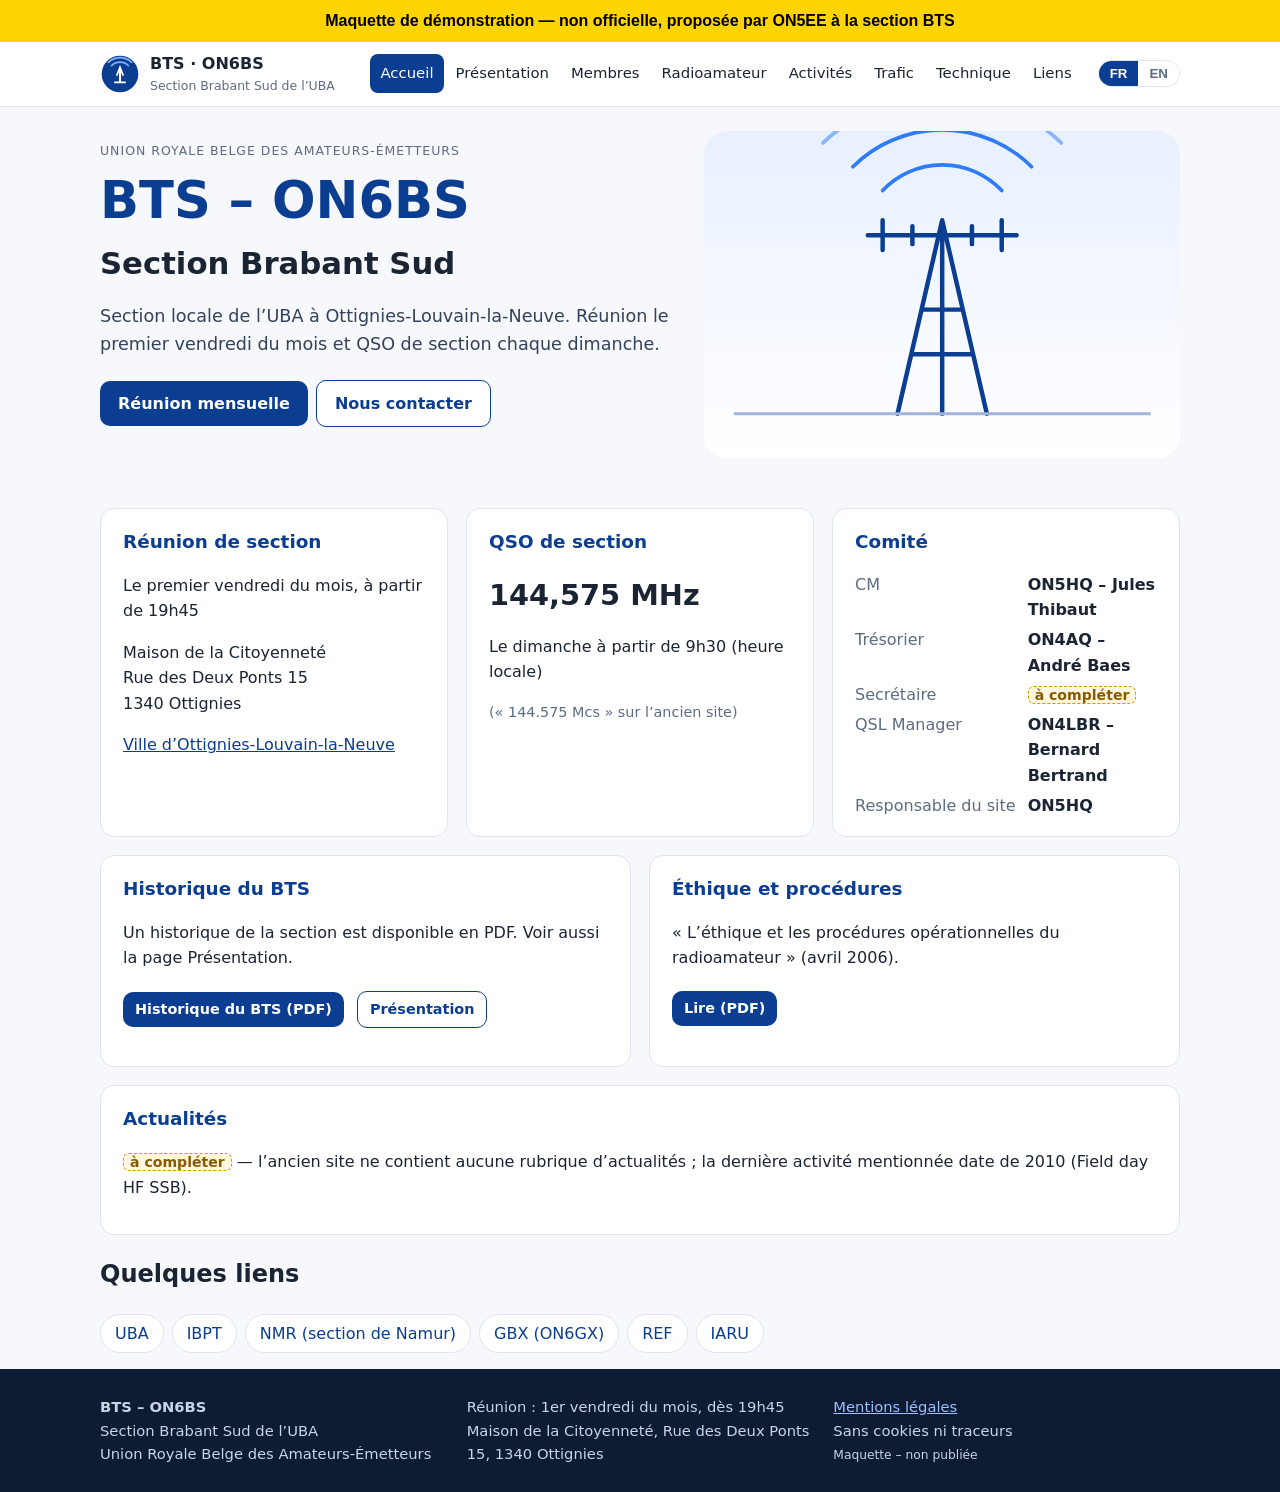
<file: index.html>
<!doctype html><html lang="fr"><head>
<meta name="robots" content="noindex,nofollow"><meta charset="utf-8"><meta name="viewport" content="width=device-width,initial-scale=1">
<title>Accueil – BTS ON6BS · Section Brabant Sud de l’UBA</title>
<meta name="description" content="Section Brabant Sud (BTS) de l’UBA – indicatif ON6BS – Ottignies-Louvain-la-Neuve">
<link rel="stylesheet" href="style.css"></head><body>
<div class="demo-banner" style="background:#ffd400;color:#000;text-align:center;padding:8px 12px;font-weight:bold;font-family:sans-serif;position:relative;z-index:9999">Maquette de démonstration — non officielle, proposée par ON5EE à la section BTS</div>
<a class="skip" href="#main">Aller au contenu</a>
<header class="top"><div class="wrap bar">
<a class="brand" href="index.html"><svg viewBox="0 0 48 48" aria-hidden="true" class="logo"><circle cx="24" cy="24" r="22" fill="#0b3d91"/><path d="M24 34V16" stroke="#fff" stroke-width="2.5"/><path d="M17 34h14M20 26l4-10 4 10" stroke="#fff" stroke-width="2" fill="none"/><path d="M14 14a14 14 0 0 1 20 0M10 10a20 20 0 0 1 28 0" stroke="#7fb2ff" stroke-width="2" fill="none" stroke-linecap="round"/></svg><span><strong>BTS · ON6BS</strong><small data-i18n="tagline">Section Brabant Sud de l’UBA</small></span></a>
<button class="burger" aria-label="Menu" aria-expanded="false" onclick="document.body.classList.toggle('open');this.setAttribute('aria-expanded',document.body.classList.contains('open'))">☰</button>
<nav class="nav"><a href="index.html" data-i18n="nav_home" aria-current=page>Accueil</a><a href="presentation.html" data-i18n="nav_pres">Présentation</a><a href="membres.html" data-i18n="nav_members">Membres</a><a href="radioamateur.html" data-i18n="nav_ham">Radioamateur</a><a href="activites.html" data-i18n="nav_act">Activités</a><a href="trafic.html" data-i18n="nav_traffic">Trafic</a><a href="technique.html" data-i18n="nav_tech">Technique</a><a href="liens.html" data-i18n="nav_links">Liens</a></nav>
<div class="lang" role="group" aria-label="Langue"><button data-lang="fr" aria-pressed="true">FR</button><button data-lang="en" aria-pressed="false">EN</button></div>
</div></header>
<main id="main" class="wrap">
<p class="enote" data-i18n="enote" hidden></p>

<section class="hero"><div>
<p class="kicker">Union Royale Belge des Amateurs-Émetteurs</p>
<h1>BTS – ON6BS<br><span>Section Brabant Sud</span></h1>
<p class="lead" data-i18n="hero_lead">Section locale de l’UBA à Ottignies-Louvain-la-Neuve. Réunion le premier vendredi du mois et QSO de section chaque dimanche.</p>
<p class="cta"><a class="btn" href="#reunion" data-i18n="btn_meet">Réunion mensuelle</a><a class="btn ghost" href="mailto:on5hq@skynet.be" data-i18n="btn_contact">Nous contacter</a></p>
</div>
<svg class="hero-art" viewBox="0 0 320 220" aria-hidden="true"><defs><linearGradient id="g" x1="0" x2="0" y1="0" y2="1"><stop offset="0" stop-color="#e8f0ff"/><stop offset="1" stop-color="#fff"/></linearGradient></defs><rect width="320" height="220" rx="16" fill="url(#g)"/>
<g stroke="#0b3d91" stroke-width="3" fill="none" stroke-linecap="round"><path d="M160 190V60M130 190l30-130 30 130M140 150h40M146 120h28"/><path d="M110 70h100M120 60v20M200 60v20M140 64v12M180 64v12"/></g>
<g stroke="#2f7cf6" stroke-width="2.5" fill="none" stroke-linecap="round" class="waves"><path d="M120 40a55 55 0 0 1 80 0"/><path d="M100 24a85 85 0 0 1 120 0"/><path d="M80 8a115 115 0 0 1 160 0" opacity=".5"/></g>
<path d="M20 190h280" stroke="#9fb4d6" stroke-width="2"/></svg></section>
<section class="cards">
<article class="card" id="reunion"><h2 data-i18n="h_meet">Réunion de section</h2><p data-i18n="meet_long">Le premier vendredi du mois, à partir de 19h45</p><address>Maison de la Citoyenneté<br>Rue des Deux Ponts 15<br>1340 Ottignies</address><p><a href="http://www.olln.be/">Ville d’Ottignies-Louvain-la-Neuve</a></p></article>
<article class="card"><h2 data-i18n="h_qso">QSO de section</h2><p class="big">144,575 MHz</p><p data-i18n="qso_when">Le dimanche à partir de 9h30 (heure locale)</p><p class="muted" data-i18n="qso_note">(« 144.575 Mcs » sur l’ancien site)</p></article>
<article class="card"><h2 data-i18n="h_committee">Comité</h2><dl class="kv"><dt>CM</dt><dd>ON5HQ – Jules Thibaut</dd><dt data-i18n="treasurer">Trésorier</dt><dd>ON4AQ – André Baes</dd><dt data-i18n="secretary">Secrétaire</dt><dd><span class="todo">à compléter</span></dd><dt>QSL Manager</dt><dd>ON4LBR – Bernard Bertrand</dd><dt data-i18n="webmaster">Responsable du site</dt><dd>ON5HQ</dd></dl></article>
</section>
<section class="cards two">
<article class="card"><h2 data-i18n="h_hist">Historique du BTS</h2><p data-i18n="hist_txt">Un historique de la section est disponible en PDF. Voir aussi la page Présentation.</p><p><a class="btn small" href="https://www.bts.uba.be/articles_pour_site_web/bts__2_.pdf">Historique du BTS (PDF)</a> <a class="btn small ghost" href="presentation.html" data-i18n="nav_pres">Présentation</a></p></article>
<article class="card"><h2 data-i18n="h_ethics">Éthique et procédures</h2><p>« L’éthique et les procédures opérationnelles du radioamateur » (avril 2006).</p><p><a class="btn small" href="https://www.bts.uba.be/articles_pour_site_web/eth_fr_web_on_april2006.pdf">Lire (PDF)</a></p></article>
</section>
<section class="card"><h2 data-i18n="h_news">Actualités</h2><p><span class="todo">à compléter</span> — <span data-i18n="news_none">l’ancien site ne contient aucune rubrique d’actualités ; la dernière activité mentionnée date de 2010 (Field day HF SSB).</span></p></section>
<section><h2 data-i18n="h_some_links">Quelques liens</h2><ul class="chips">
<li><a href="https://www.uba.be/fr/">UBA</a></li><li><a href="https://www.ibpt.be">IBPT</a></li><li><a href="http://www.onham.com/nmr">NMR (section de Namur)</a></li><li><a href="http://www.on6gx.be">GBX (ON6GX)</a></li><li><a href="http://www.ref-union.org/">REF</a></li><li><a href="https://www.iaru.org/">IARU</a></li></ul></section></main>
<footer class="foot"><div class="wrap grid3">
<div><strong>BTS – ON6BS</strong><br><span data-i18n="tagline">Section Brabant Sud de l’UBA</span><br>Union Royale Belge des Amateurs-Émetteurs</div>
<div><span data-i18n="f_meet">Réunion</span> : <span data-i18n="meet_when">1er vendredi du mois, dès 19h45</span><br>Maison de la Citoyenneté, Rue des Deux Ponts 15, 1340 Ottignies</div>
<div><a href="mentions-legales.html" data-i18n="legal">Mentions légales</a><br><span data-i18n="nocookie">Sans cookies ni traceurs</span><br><small data-i18n="mock">Maquette – non publiée</small></div>
</div></footer><script src="i18n.js"></script></body></html>
</file>
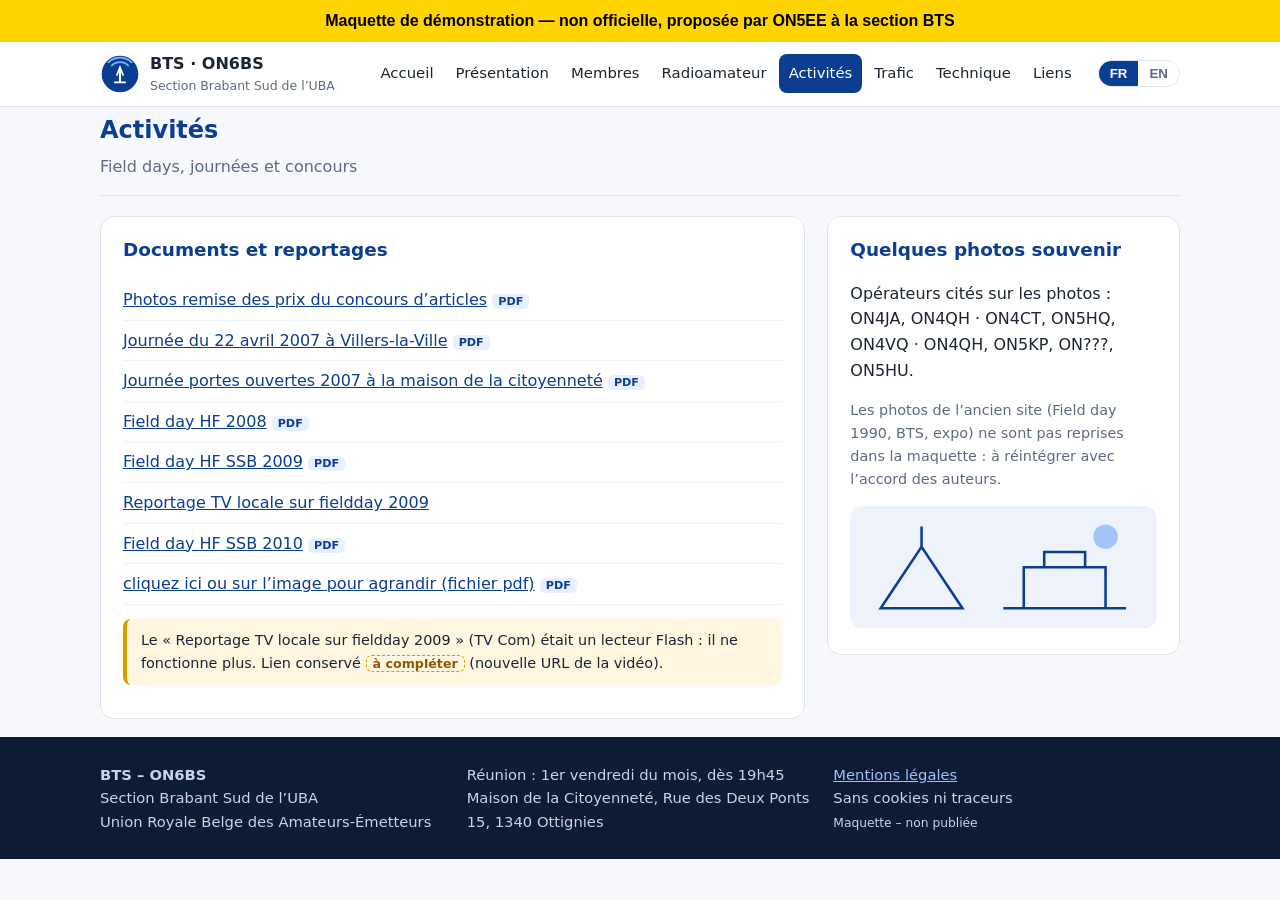
<file: activites.html>
<!doctype html><html lang="fr"><head>
<meta name="robots" content="noindex,nofollow"><meta charset="utf-8"><meta name="viewport" content="width=device-width,initial-scale=1">
<title>Activités – BTS ON6BS · Section Brabant Sud de l’UBA</title>
<meta name="description" content="Section Brabant Sud (BTS) de l’UBA – indicatif ON6BS – Ottignies-Louvain-la-Neuve">
<link rel="stylesheet" href="style.css"></head><body>
<div class="demo-banner" style="background:#ffd400;color:#000;text-align:center;padding:8px 12px;font-weight:bold;font-family:sans-serif;position:relative;z-index:9999">Maquette de démonstration — non officielle, proposée par ON5EE à la section BTS</div>
<a class="skip" href="#main">Aller au contenu</a>
<header class="top"><div class="wrap bar">
<a class="brand" href="index.html"><svg viewBox="0 0 48 48" aria-hidden="true" class="logo"><circle cx="24" cy="24" r="22" fill="#0b3d91"/><path d="M24 34V16" stroke="#fff" stroke-width="2.5"/><path d="M17 34h14M20 26l4-10 4 10" stroke="#fff" stroke-width="2" fill="none"/><path d="M14 14a14 14 0 0 1 20 0M10 10a20 20 0 0 1 28 0" stroke="#7fb2ff" stroke-width="2" fill="none" stroke-linecap="round"/></svg><span><strong>BTS · ON6BS</strong><small data-i18n="tagline">Section Brabant Sud de l’UBA</small></span></a>
<button class="burger" aria-label="Menu" aria-expanded="false" onclick="document.body.classList.toggle('open');this.setAttribute('aria-expanded',document.body.classList.contains('open'))">☰</button>
<nav class="nav"><a href="index.html" data-i18n="nav_home">Accueil</a><a href="presentation.html" data-i18n="nav_pres">Présentation</a><a href="membres.html" data-i18n="nav_members">Membres</a><a href="radioamateur.html" data-i18n="nav_ham">Radioamateur</a><a href="activites.html" data-i18n="nav_act" aria-current=page>Activités</a><a href="trafic.html" data-i18n="nav_traffic">Trafic</a><a href="technique.html" data-i18n="nav_tech">Technique</a><a href="liens.html" data-i18n="nav_links">Liens</a></nav>
<div class="lang" role="group" aria-label="Langue"><button data-lang="fr" aria-pressed="true">FR</button><button data-lang="en" aria-pressed="false">EN</button></div>
</div></header>
<main id="main" class="wrap">
<p class="enote" data-i18n="enote" hidden></p>
<section class="phead"><h1 data-i18n="nav_act">Activités</h1><p>Field days, journées et concours</p></section><div class="cols"><section class="card"><h2>Documents et reportages</h2><ul class="list"><li><a href="https://www.bts.uba.be/photos/photos_remise_des_prix.pdf" rel="noopener">Photos remise des prix du concours d’articles</a> <span class="tag">PDF</span></li><li><a href="https://www.bts.uba.be/photos/journee_22_avril_2007.pdf" rel="noopener">Journée du 22 avril 2007 à Villers-la-Ville</a> <span class="tag">PDF</span></li><li><a href="https://www.bts.uba.be/photos/journee_portes_ouvertes_a_la_maison_de_la_citoyennete.pdf" rel="noopener">Journée portes ouvertes 2007 à la maison de la citoyenneté</a> <span class="tag">PDF</span></li><li><a href="https://www.bts.uba.be/articles_pour_site_web/field_day_2008.pdf" rel="noopener">Field day HF 2008</a> <span class="tag">PDF</span></li><li><a href="https://www.bts.uba.be/activites/field_day_bts_bxe_2009.pdf" rel="noopener">Field day HF SSB 2009</a> <span class="tag">PDF</span></li><li><a href="http://www.tvcom.be/mambots/content/plugin_jw_allvideos/jw_allvideos_player.swf?file=http://videotvcom.rtc.be/AB%20090909-RADIO%20PIRATE.flv&autostart=true&fs=true" rel="noopener">Reportage TV locale sur fieldday 2009</a> </li><li><a href="https://www.bts.uba.be/articles_pour_site_web/field_day_hf_2010.pdf" rel="noopener">Field day HF SSB 2010</a> <span class="tag">PDF</span></li><li><a href="https://www.bts.uba.be/photos/firld_day_1990.pdf" rel="noopener">cliquez ici ou sur l’image pour agrandir (fichier pdf)</a> <span class="tag">PDF</span></li></ul><p class="notice small">Le « Reportage TV locale sur fieldday 2009 » (TV Com) était un lecteur Flash : il ne fonctionne plus. Lien conservé <span class="todo">à compléter</span> (nouvelle URL de la vidéo).</p></section><section class="card"><h2>Quelques photos souvenir</h2><p>Opérateurs cités sur les photos : ON4JA, ON4QH · ON4CT, ON5HQ, ON4VQ · ON4QH, ON5KP, ON???, ON5HU.</p><p class="muted">Les photos de l’ancien site (Field day 1990, BTS, expo) ne sont pas reprises dans la maquette : à réintégrer avec l’accord des auteurs.</p><div class="ph" aria-hidden="true"><svg viewBox="0 0 300 120"><rect width="300" height="120" rx="12" fill="#eef3fb"/><g fill="none" stroke="#0b3d91" stroke-width="2.5"><path d="M30 100l40-60 40 60zM70 40v-20"/><path d="M150 100h120M170 100V60h80v40M190 60v-15h40v15"/></g><circle cx="250" cy="30" r="12" fill="#2f7cf6" opacity=".4"/></svg></div></section></div></main>
<footer class="foot"><div class="wrap grid3">
<div><strong>BTS – ON6BS</strong><br><span data-i18n="tagline">Section Brabant Sud de l’UBA</span><br>Union Royale Belge des Amateurs-Émetteurs</div>
<div><span data-i18n="f_meet">Réunion</span> : <span data-i18n="meet_when">1er vendredi du mois, dès 19h45</span><br>Maison de la Citoyenneté, Rue des Deux Ponts 15, 1340 Ottignies</div>
<div><a href="mentions-legales.html" data-i18n="legal">Mentions légales</a><br><span data-i18n="nocookie">Sans cookies ni traceurs</span><br><small data-i18n="mock">Maquette – non publiée</small></div>
</div></footer><script src="i18n.js"></script></body></html>
</file>
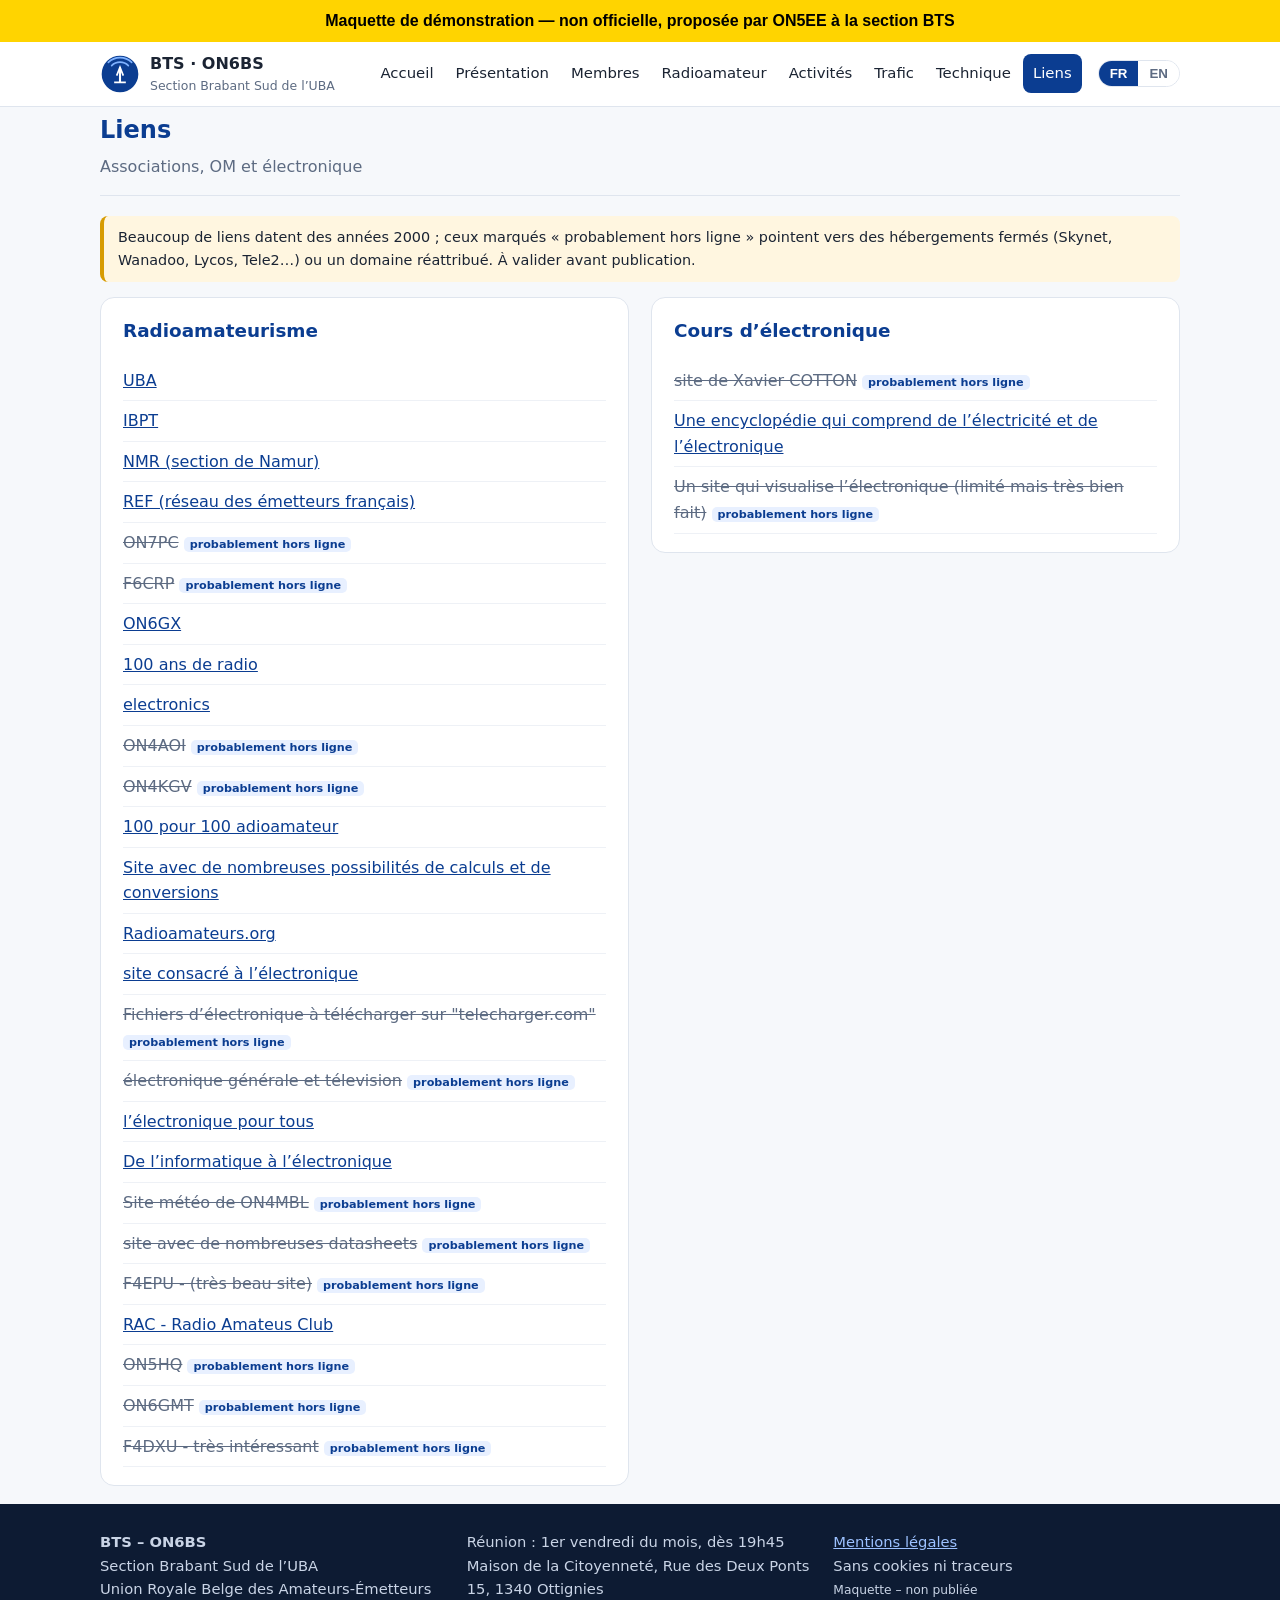
<file: liens.html>
<!doctype html><html lang="fr"><head>
<meta name="robots" content="noindex,nofollow"><meta charset="utf-8"><meta name="viewport" content="width=device-width,initial-scale=1">
<title>Liens – BTS ON6BS · Section Brabant Sud de l’UBA</title>
<meta name="description" content="Section Brabant Sud (BTS) de l’UBA – indicatif ON6BS – Ottignies-Louvain-la-Neuve">
<link rel="stylesheet" href="style.css"></head><body>
<div class="demo-banner" style="background:#ffd400;color:#000;text-align:center;padding:8px 12px;font-weight:bold;font-family:sans-serif;position:relative;z-index:9999">Maquette de démonstration — non officielle, proposée par ON5EE à la section BTS</div>
<a class="skip" href="#main">Aller au contenu</a>
<header class="top"><div class="wrap bar">
<a class="brand" href="index.html"><svg viewBox="0 0 48 48" aria-hidden="true" class="logo"><circle cx="24" cy="24" r="22" fill="#0b3d91"/><path d="M24 34V16" stroke="#fff" stroke-width="2.5"/><path d="M17 34h14M20 26l4-10 4 10" stroke="#fff" stroke-width="2" fill="none"/><path d="M14 14a14 14 0 0 1 20 0M10 10a20 20 0 0 1 28 0" stroke="#7fb2ff" stroke-width="2" fill="none" stroke-linecap="round"/></svg><span><strong>BTS · ON6BS</strong><small data-i18n="tagline">Section Brabant Sud de l’UBA</small></span></a>
<button class="burger" aria-label="Menu" aria-expanded="false" onclick="document.body.classList.toggle('open');this.setAttribute('aria-expanded',document.body.classList.contains('open'))">☰</button>
<nav class="nav"><a href="index.html" data-i18n="nav_home">Accueil</a><a href="presentation.html" data-i18n="nav_pres">Présentation</a><a href="membres.html" data-i18n="nav_members">Membres</a><a href="radioamateur.html" data-i18n="nav_ham">Radioamateur</a><a href="activites.html" data-i18n="nav_act">Activités</a><a href="trafic.html" data-i18n="nav_traffic">Trafic</a><a href="technique.html" data-i18n="nav_tech">Technique</a><a href="liens.html" data-i18n="nav_links" aria-current=page>Liens</a></nav>
<div class="lang" role="group" aria-label="Langue"><button data-lang="fr" aria-pressed="true">FR</button><button data-lang="en" aria-pressed="false">EN</button></div>
</div></header>
<main id="main" class="wrap">
<p class="enote" data-i18n="enote" hidden></p>
<section class="phead"><h1 data-i18n="nav_links">Liens</h1><p>Associations, OM et électronique</p></section><p class="notice small">Beaucoup de liens datent des années 2000 ; ceux marqués « probablement hors ligne » pointent vers des hébergements fermés (Skynet, Wanadoo, Lycos, Tele2…) ou un domaine réattribué. À valider avant publication.</p><div class="cols even"><section class="card"><h2>Radioamateurisme</h2><ul class="list"><li><a href="http://www.uba.be/fr/" rel="noopener nofollow">UBA</a></li><li><a href="http://www.ibpt.be" rel="noopener nofollow">IBPT</a></li><li><a href="http://www.onham.com/nmr" rel="noopener nofollow">NMR (section de Namur)</a></li><li><a href="http://www.ref-union.org" rel="noopener nofollow">REF (réseau des émetteurs français)</a></li><li class=dead><a href="http://users.skynet.be/fb286774" rel="noopener nofollow">ON7PC</a> <span class=tag>probablement hors ligne</span></li><li class=dead><a href="http://perso.wanadoo.fr/f6crp/" rel="noopener nofollow">F6CRP</a> <span class=tag>probablement hors ligne</span></li><li><a href="http://www.on6gx.be" rel="noopener nofollow">ON6GX</a></li><li><a href="http://www.100-ans-de-radio.com" rel="noopener nofollow">100 ans de radio</a></li><li><a href="http://www.techlib.com/electronics/" rel="noopener nofollow">electronics</a></li><li class=dead><a href="http://users.skynet.be/ON4AOI/" rel="noopener nofollow">ON4AOI</a> <span class=tag>probablement hors ligne</span></li><li class=dead><a href="http://www.gdernelle.tk" rel="noopener nofollow">ON4KGV</a> <span class=tag>probablement hors ligne</span></li><li><a href="http://www.100pour100radioamateur.fr" rel="noopener nofollow">100 pour 100 adioamateur</a></li><li><a href="http://www.csgnetwork.com/converters.html" rel="noopener nofollow">Site avec de nombreuses possibilités de calculs et de conversions</a></li><li><a href="http://www.radioamateur.org/index0.php" rel="noopener nofollow">Radioamateurs.org</a></li><li><a href="http://www.lelectronique.com" rel="noopener nofollow">site consacré à l’électronique</a></li><li class=dead><a href="http://www.01net.com/Loisirs/electronique/" rel="noopener nofollow">Fichiers d’électronique à télécharger sur "telecharger.com"</a> <span class=tag>probablement hors ligne</span></li><li class=dead><a href="http://membres.lycos.fr/bftem/" rel="noopener nofollow">électronique générale et télevision</a> <span class=tag>probablement hors ligne</span></li><li><a href="http://www.electronique-pour-tous.com/" rel="noopener nofollow">l’électronique pour tous</a></li><li><a href="http://www.pc-electronique.com/" rel="noopener nofollow">De l’informatique à l’électronique</a></li><li class=dead><a href="http://users.skynet.be/on4mbl/" rel="noopener nofollow">Site météo de ON4MBL</a> <span class=tag>probablement hors ligne</span></li><li class=dead><a href="http://www.datasheetcatalog.net/" rel="noopener nofollow">site avec de nombreuses datasheets</a> <span class=tag>probablement hors ligne</span></li><li class=dead><a href="http://f4epu.skyrock.com" rel="noopener nofollow">F4EPU - (très beau site)</a> <span class=tag>probablement hors ligne</span></li><li><a href="http://www.on4rca-ham-onoz.be/" rel="noopener nofollow">RAC - Radio Amateus Club</a></li><li class=dead><a href="http://users.skynet.be/on5hq" rel="noopener nofollow">ON5HQ</a> <span class=tag>probablement hors ligne</span></li><li class=dead><a href="http://home.tele2.be/OO6GMT" rel="noopener nofollow">ON6GMT</a> <span class=tag>probablement hors ligne</span></li><li class=dead><a href="http://pagesperso-orange.fr/F4DXU/" rel="noopener nofollow">F4DXU - très intéressant</a> <span class=tag>probablement hors ligne</span></li></ul></section><section class="card"><h2>Cours d’électronique</h2><ul class="list"><li class=dead><a href="http://perso;wanadoo.fr/xcotton/index.html" rel="noopener nofollow">site de Xavier COTTON</a> <span class=tag>probablement hors ligne</span></li><li><a href="http://www.wikipedia.org/wiki/Acceuil" rel="noopener nofollow">Une encyclopédie qui comprend de l’électricité et de l’électronique</a></li><li class=dead><a href="http://www.univ-lemans.fr/enseignements/physique/02/electro/mnueltro.html" rel="noopener nofollow">Un site qui visualise l’électronique (limité mais très bien fait)</a> <span class=tag>probablement hors ligne</span></li></ul></section></div></main>
<footer class="foot"><div class="wrap grid3">
<div><strong>BTS – ON6BS</strong><br><span data-i18n="tagline">Section Brabant Sud de l’UBA</span><br>Union Royale Belge des Amateurs-Émetteurs</div>
<div><span data-i18n="f_meet">Réunion</span> : <span data-i18n="meet_when">1er vendredi du mois, dès 19h45</span><br>Maison de la Citoyenneté, Rue des Deux Ponts 15, 1340 Ottignies</div>
<div><a href="mentions-legales.html" data-i18n="legal">Mentions légales</a><br><span data-i18n="nocookie">Sans cookies ni traceurs</span><br><small data-i18n="mock">Maquette – non publiée</small></div>
</div></footer><script src="i18n.js"></script></body></html>
</file>
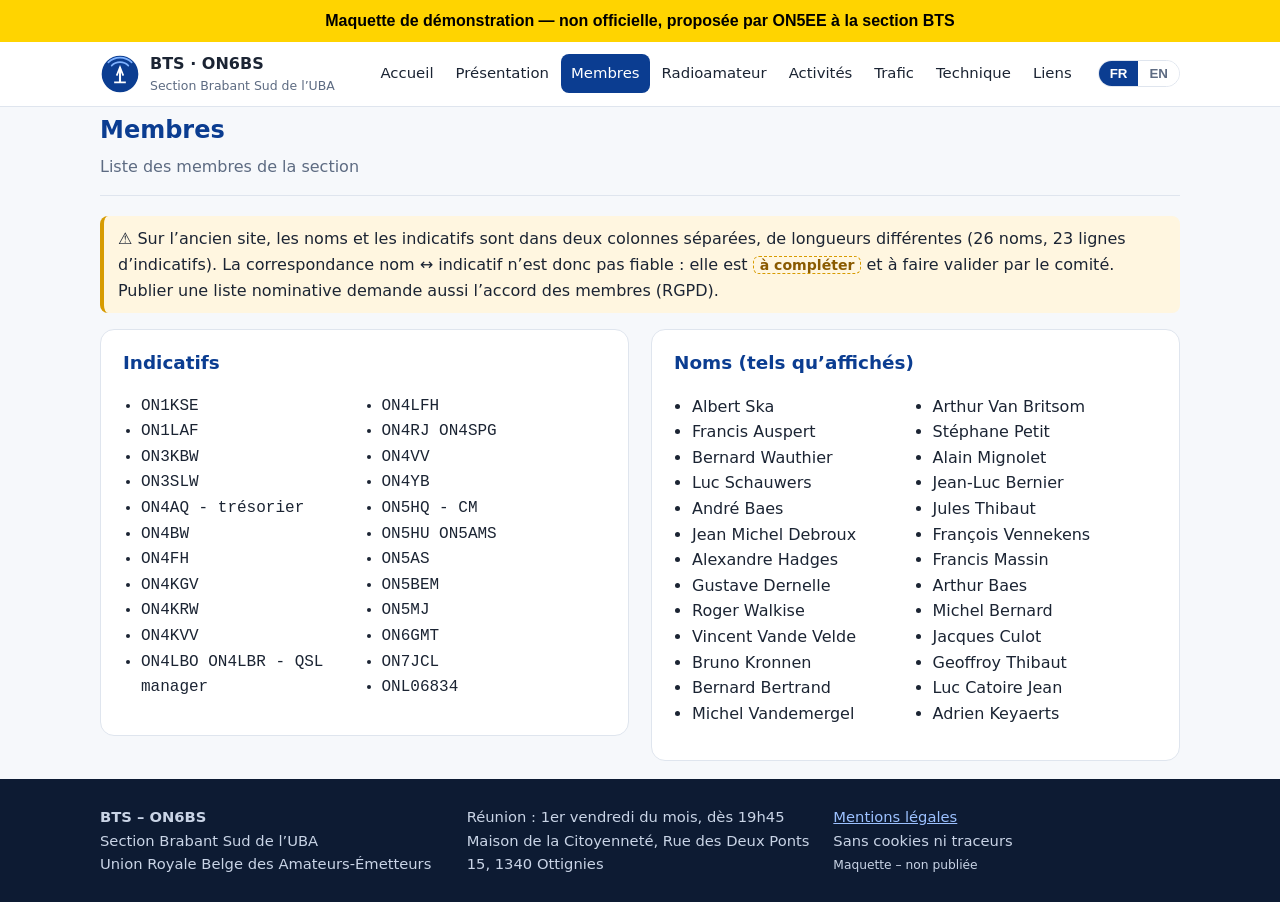
<file: membres.html>
<!doctype html><html lang="fr"><head>
<meta name="robots" content="noindex,nofollow"><meta charset="utf-8"><meta name="viewport" content="width=device-width,initial-scale=1">
<title>Membres – BTS ON6BS · Section Brabant Sud de l’UBA</title>
<meta name="description" content="Section Brabant Sud (BTS) de l’UBA – indicatif ON6BS – Ottignies-Louvain-la-Neuve">
<link rel="stylesheet" href="style.css"></head><body>
<div class="demo-banner" style="background:#ffd400;color:#000;text-align:center;padding:8px 12px;font-weight:bold;font-family:sans-serif;position:relative;z-index:9999">Maquette de démonstration — non officielle, proposée par ON5EE à la section BTS</div>
<a class="skip" href="#main">Aller au contenu</a>
<header class="top"><div class="wrap bar">
<a class="brand" href="index.html"><svg viewBox="0 0 48 48" aria-hidden="true" class="logo"><circle cx="24" cy="24" r="22" fill="#0b3d91"/><path d="M24 34V16" stroke="#fff" stroke-width="2.5"/><path d="M17 34h14M20 26l4-10 4 10" stroke="#fff" stroke-width="2" fill="none"/><path d="M14 14a14 14 0 0 1 20 0M10 10a20 20 0 0 1 28 0" stroke="#7fb2ff" stroke-width="2" fill="none" stroke-linecap="round"/></svg><span><strong>BTS · ON6BS</strong><small data-i18n="tagline">Section Brabant Sud de l’UBA</small></span></a>
<button class="burger" aria-label="Menu" aria-expanded="false" onclick="document.body.classList.toggle('open');this.setAttribute('aria-expanded',document.body.classList.contains('open'))">☰</button>
<nav class="nav"><a href="index.html" data-i18n="nav_home">Accueil</a><a href="presentation.html" data-i18n="nav_pres">Présentation</a><a href="membres.html" data-i18n="nav_members" aria-current=page>Membres</a><a href="radioamateur.html" data-i18n="nav_ham">Radioamateur</a><a href="activites.html" data-i18n="nav_act">Activités</a><a href="trafic.html" data-i18n="nav_traffic">Trafic</a><a href="technique.html" data-i18n="nav_tech">Technique</a><a href="liens.html" data-i18n="nav_links">Liens</a></nav>
<div class="lang" role="group" aria-label="Langue"><button data-lang="fr" aria-pressed="true">FR</button><button data-lang="en" aria-pressed="false">EN</button></div>
</div></header>
<main id="main" class="wrap">
<p class="enote" data-i18n="enote" hidden></p>
<section class="phead"><h1 data-i18n="nav_members">Membres</h1><p>Liste des membres de la section</p></section><p class="notice">⚠️ Sur l’ancien site, les noms et les indicatifs sont dans deux colonnes séparées, de longueurs différentes (26 noms, 23 lignes d’indicatifs). La correspondance nom ↔ indicatif n’est donc pas fiable : elle est <span class="todo">à compléter</span> et à faire valider par le comité. Publier une liste nominative demande aussi l’accord des membres (RGPD).</p>
<div class="cols even"><section class="card"><h2>Indicatifs</h2><ul class="calls"><li>ON1KSE</li><li>ON1LAF</li><li>ON3KBW</li><li>ON3SLW</li><li>ON4AQ - trésorier</li><li>ON4BW</li><li>ON4FH</li><li>ON4KGV</li><li>ON4KRW</li><li>ON4KVV</li><li>ON4LBO ON4LBR - QSL manager</li><li>ON4LFH</li><li>ON4RJ ON4SPG</li><li>ON4VV</li><li>ON4YB</li><li>ON5HQ - CM</li><li>ON5HU ON5AMS</li><li>ON5AS</li><li>ON5BEM</li><li>ON5MJ</li><li>ON6GMT</li><li>ON7JCL</li><li>ONL06834</li></ul></section><section class="card"><h2>Noms (tels qu’affichés)</h2><ul class="names"><li>Albert Ska</li><li>Francis Auspert</li><li>Bernard Wauthier</li><li>Luc Schauwers</li><li>André Baes</li><li>Jean Michel Debroux</li><li>Alexandre Hadges</li><li>Gustave Dernelle</li><li>Roger Walkise</li><li>Vincent Vande Velde</li><li>Bruno Kronnen</li><li>Bernard Bertrand</li><li>Michel Vandemergel</li><li>Arthur Van Britsom</li><li>Stéphane Petit</li><li>Alain Mignolet</li><li>Jean-Luc Bernier</li><li>Jules Thibaut</li><li>François Vennekens</li><li>Francis Massin</li><li>Arthur Baes</li><li>Michel Bernard</li><li>Jacques Culot</li><li>Geoffroy Thibaut</li><li>Luc Catoire Jean</li><li>Adrien Keyaerts</li></ul></section></div></main>
<footer class="foot"><div class="wrap grid3">
<div><strong>BTS – ON6BS</strong><br><span data-i18n="tagline">Section Brabant Sud de l’UBA</span><br>Union Royale Belge des Amateurs-Émetteurs</div>
<div><span data-i18n="f_meet">Réunion</span> : <span data-i18n="meet_when">1er vendredi du mois, dès 19h45</span><br>Maison de la Citoyenneté, Rue des Deux Ponts 15, 1340 Ottignies</div>
<div><a href="mentions-legales.html" data-i18n="legal">Mentions légales</a><br><span data-i18n="nocookie">Sans cookies ni traceurs</span><br><small data-i18n="mock">Maquette – non publiée</small></div>
</div></footer><script src="i18n.js"></script></body></html>
</file>
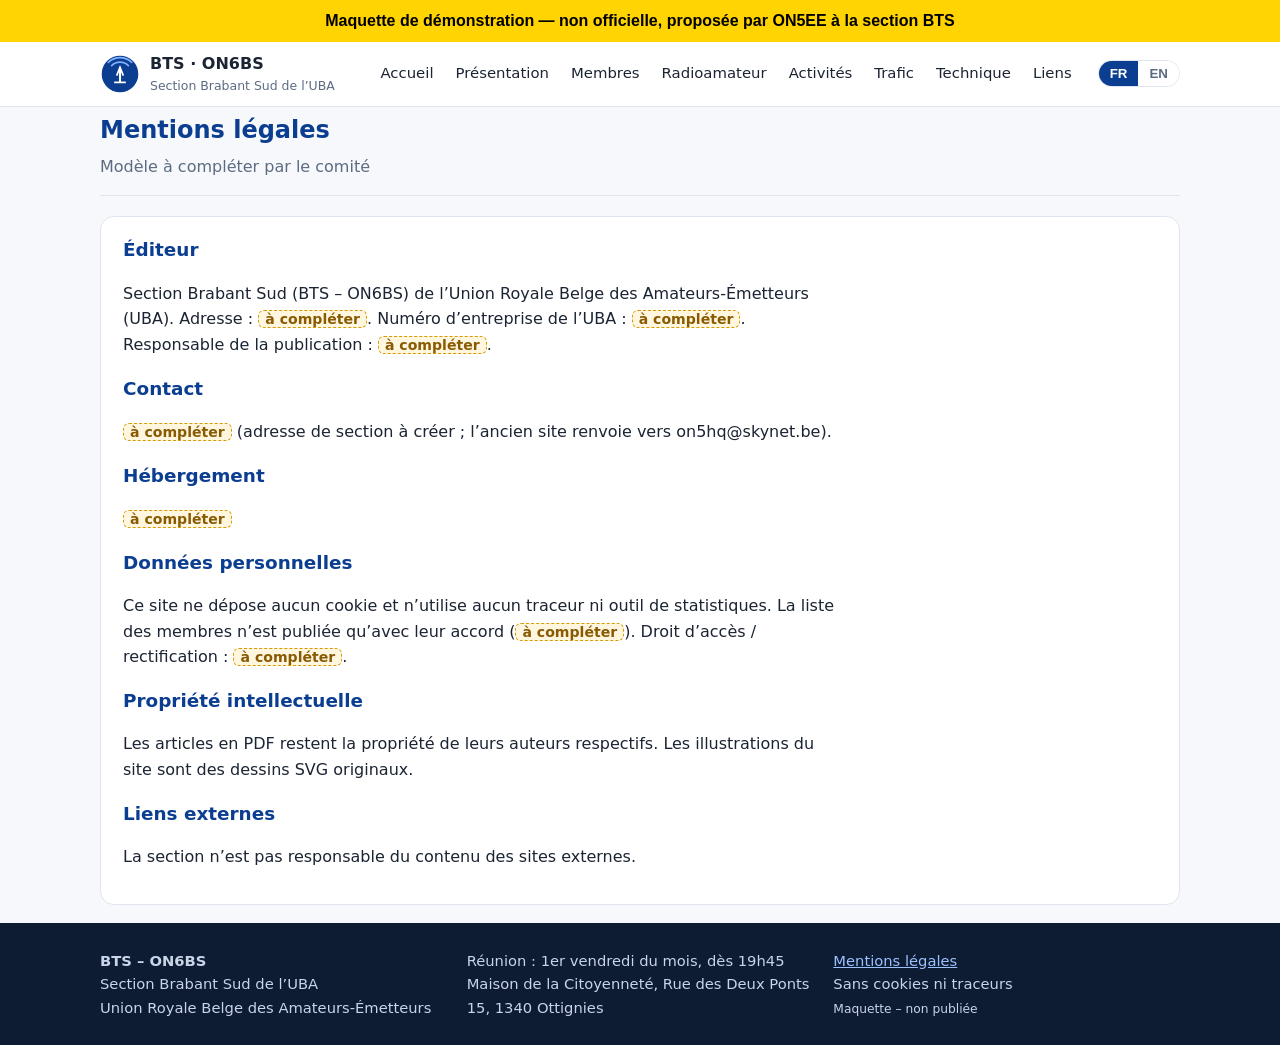
<file: mentions-legales.html>
<!doctype html><html lang="fr"><head>
<meta name="robots" content="noindex,nofollow"><meta charset="utf-8"><meta name="viewport" content="width=device-width,initial-scale=1">
<title>Mentions légales – BTS ON6BS · Section Brabant Sud de l’UBA</title>
<meta name="description" content="Section Brabant Sud (BTS) de l’UBA – indicatif ON6BS – Ottignies-Louvain-la-Neuve">
<link rel="stylesheet" href="style.css"></head><body>
<div class="demo-banner" style="background:#ffd400;color:#000;text-align:center;padding:8px 12px;font-weight:bold;font-family:sans-serif;position:relative;z-index:9999">Maquette de démonstration — non officielle, proposée par ON5EE à la section BTS</div>
<a class="skip" href="#main">Aller au contenu</a>
<header class="top"><div class="wrap bar">
<a class="brand" href="index.html"><svg viewBox="0 0 48 48" aria-hidden="true" class="logo"><circle cx="24" cy="24" r="22" fill="#0b3d91"/><path d="M24 34V16" stroke="#fff" stroke-width="2.5"/><path d="M17 34h14M20 26l4-10 4 10" stroke="#fff" stroke-width="2" fill="none"/><path d="M14 14a14 14 0 0 1 20 0M10 10a20 20 0 0 1 28 0" stroke="#7fb2ff" stroke-width="2" fill="none" stroke-linecap="round"/></svg><span><strong>BTS · ON6BS</strong><small data-i18n="tagline">Section Brabant Sud de l’UBA</small></span></a>
<button class="burger" aria-label="Menu" aria-expanded="false" onclick="document.body.classList.toggle('open');this.setAttribute('aria-expanded',document.body.classList.contains('open'))">☰</button>
<nav class="nav"><a href="index.html" data-i18n="nav_home">Accueil</a><a href="presentation.html" data-i18n="nav_pres">Présentation</a><a href="membres.html" data-i18n="nav_members">Membres</a><a href="radioamateur.html" data-i18n="nav_ham">Radioamateur</a><a href="activites.html" data-i18n="nav_act">Activités</a><a href="trafic.html" data-i18n="nav_traffic">Trafic</a><a href="technique.html" data-i18n="nav_tech">Technique</a><a href="liens.html" data-i18n="nav_links">Liens</a></nav>
<div class="lang" role="group" aria-label="Langue"><button data-lang="fr" aria-pressed="true">FR</button><button data-lang="en" aria-pressed="false">EN</button></div>
</div></header>
<main id="main" class="wrap">
<p class="enote" data-i18n="enote" hidden></p>
<section class="phead"><h1 data-i18n="legal">Mentions légales</h1><p>Modèle à compléter par le comité</p></section><div class="prose card">
<h2>Éditeur</h2><p>Section Brabant Sud (BTS – ON6BS) de l’Union Royale Belge des Amateurs-Émetteurs (UBA). Adresse : <span class="todo">à compléter</span>. Numéro d’entreprise de l’UBA : <span class="todo">à compléter</span>. Responsable de la publication : <span class="todo">à compléter</span>.</p>
<h2>Contact</h2><p><span class="todo">à compléter</span> (adresse de section à créer ; l’ancien site renvoie vers on5hq@skynet.be).</p>
<h2>Hébergement</h2><p><span class="todo">à compléter</span></p>
<h2>Données personnelles</h2><p>Ce site ne dépose aucun cookie et n’utilise aucun traceur ni outil de statistiques. La liste des membres n’est publiée qu’avec leur accord (<span class="todo">à compléter</span>). Droit d’accès / rectification : <span class="todo">à compléter</span>.</p>
<h2>Propriété intellectuelle</h2><p>Les articles en PDF restent la propriété de leurs auteurs respectifs. Les illustrations du site sont des dessins SVG originaux.</p>
<h2>Liens externes</h2><p>La section n’est pas responsable du contenu des sites externes.</p></div></main>
<footer class="foot"><div class="wrap grid3">
<div><strong>BTS – ON6BS</strong><br><span data-i18n="tagline">Section Brabant Sud de l’UBA</span><br>Union Royale Belge des Amateurs-Émetteurs</div>
<div><span data-i18n="f_meet">Réunion</span> : <span data-i18n="meet_when">1er vendredi du mois, dès 19h45</span><br>Maison de la Citoyenneté, Rue des Deux Ponts 15, 1340 Ottignies</div>
<div><a href="mentions-legales.html" data-i18n="legal">Mentions légales</a><br><span data-i18n="nocookie">Sans cookies ni traceurs</span><br><small data-i18n="mock">Maquette – non publiée</small></div>
</div></footer><script src="i18n.js"></script></body></html>
</file>
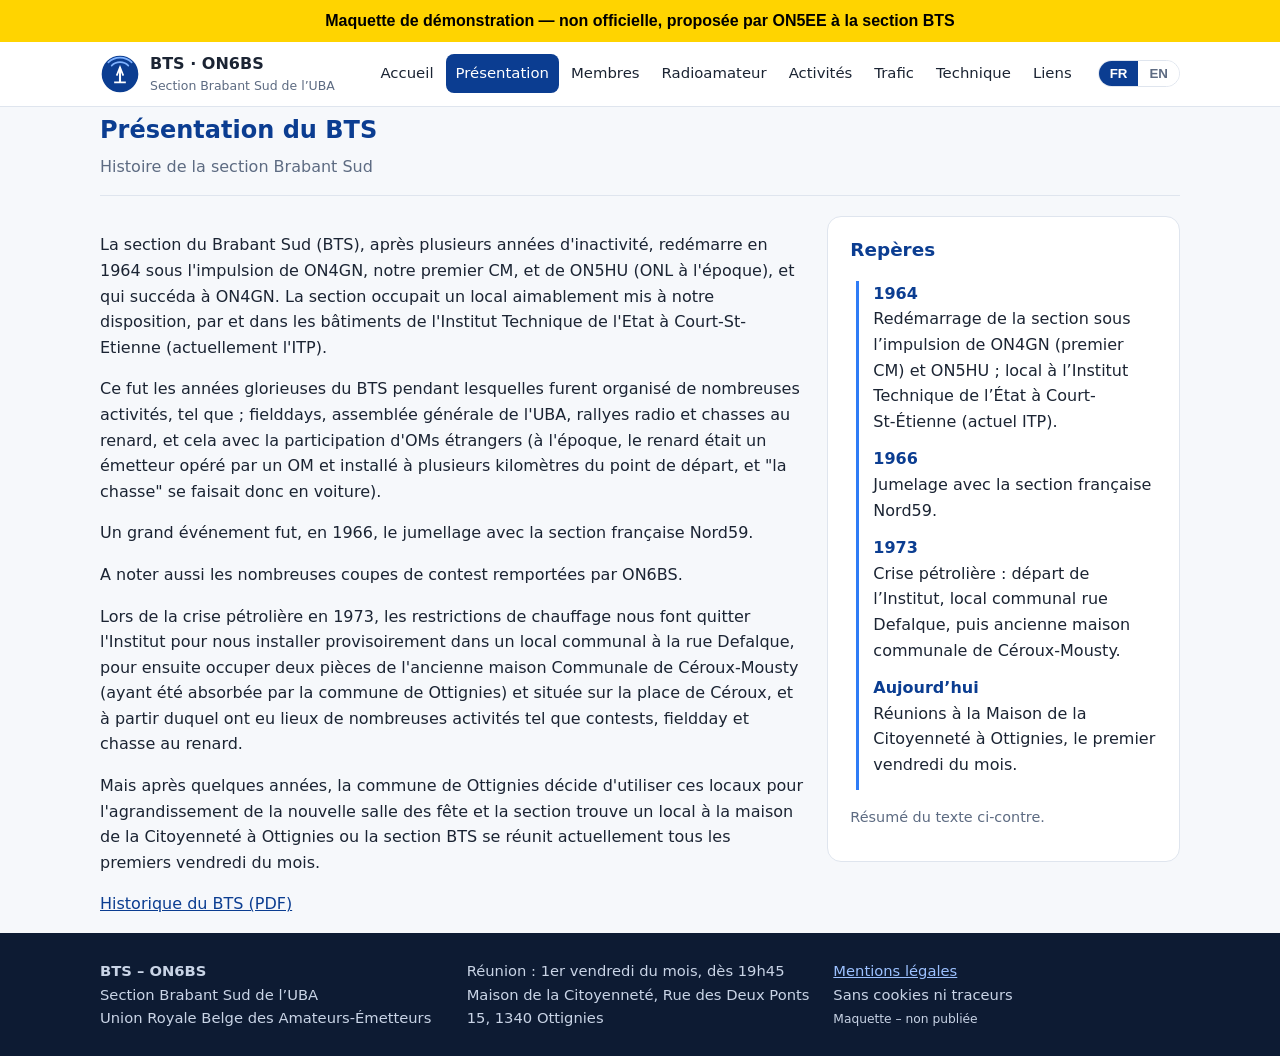
<file: presentation.html>
<!doctype html><html lang="fr"><head>
<meta name="robots" content="noindex,nofollow"><meta charset="utf-8"><meta name="viewport" content="width=device-width,initial-scale=1">
<title>Présentation – BTS ON6BS · Section Brabant Sud de l’UBA</title>
<meta name="description" content="Section Brabant Sud (BTS) de l’UBA – indicatif ON6BS – Ottignies-Louvain-la-Neuve">
<link rel="stylesheet" href="style.css"></head><body>
<div class="demo-banner" style="background:#ffd400;color:#000;text-align:center;padding:8px 12px;font-weight:bold;font-family:sans-serif;position:relative;z-index:9999">Maquette de démonstration — non officielle, proposée par ON5EE à la section BTS</div>
<a class="skip" href="#main">Aller au contenu</a>
<header class="top"><div class="wrap bar">
<a class="brand" href="index.html"><svg viewBox="0 0 48 48" aria-hidden="true" class="logo"><circle cx="24" cy="24" r="22" fill="#0b3d91"/><path d="M24 34V16" stroke="#fff" stroke-width="2.5"/><path d="M17 34h14M20 26l4-10 4 10" stroke="#fff" stroke-width="2" fill="none"/><path d="M14 14a14 14 0 0 1 20 0M10 10a20 20 0 0 1 28 0" stroke="#7fb2ff" stroke-width="2" fill="none" stroke-linecap="round"/></svg><span><strong>BTS · ON6BS</strong><small data-i18n="tagline">Section Brabant Sud de l’UBA</small></span></a>
<button class="burger" aria-label="Menu" aria-expanded="false" onclick="document.body.classList.toggle('open');this.setAttribute('aria-expanded',document.body.classList.contains('open'))">☰</button>
<nav class="nav"><a href="index.html" data-i18n="nav_home">Accueil</a><a href="presentation.html" data-i18n="nav_pres" aria-current=page>Présentation</a><a href="membres.html" data-i18n="nav_members">Membres</a><a href="radioamateur.html" data-i18n="nav_ham">Radioamateur</a><a href="activites.html" data-i18n="nav_act">Activités</a><a href="trafic.html" data-i18n="nav_traffic">Trafic</a><a href="technique.html" data-i18n="nav_tech">Technique</a><a href="liens.html" data-i18n="nav_links">Liens</a></nav>
<div class="lang" role="group" aria-label="Langue"><button data-lang="fr" aria-pressed="true">FR</button><button data-lang="en" aria-pressed="false">EN</button></div>
</div></header>
<main id="main" class="wrap">
<p class="enote" data-i18n="enote" hidden></p>
<section class="phead"><h1 data-i18n="nav_pres">Présentation du BTS</h1><p>Histoire de la section Brabant Sud</p></section><div class="cols"><div class="prose"><p>La section du Brabant Sud (BTS), après plusieurs années d&#x27;inactivité, redémarre en 1964 sous l&#x27;impulsion de ON4GN, notre premier CM, et de ON5HU (ONL à l&#x27;époque), et qui succéda à ON4GN. La section occupait un local aimablement mis à notre disposition, par et dans les bâtiments de l&#x27;Institut Technique de l&#x27;Etat à Court-St-Etienne (actuellement l&#x27;ITP).</p><p>Ce fut les années glorieuses du BTS pendant lesquelles furent organisé de nombreuses activités, tel que ; fielddays, assemblée générale de l&#x27;UBA, rallyes radio et chasses au renard, et cela avec la participation d&#x27;OMs étrangers (à l&#x27;époque, le renard était un émetteur opéré par un OM et installé à plusieurs kilomètres du point de départ, et "la chasse" se faisait donc en voiture).</p><p>Un grand événement fut, en 1966, le jumellage avec la section française Nord59.</p><p>A noter aussi les nombreuses coupes de contest remportées par ON6BS.</p><p>Lors de la crise pétrolière en 1973, les restrictions de chauffage nous font quitter l&#x27;Institut pour nous installer provisoirement dans un local communal à la rue Defalque, pour ensuite occuper deux pièces de l&#x27;ancienne maison Communale de Céroux-Mousty (ayant été absorbée par la commune de Ottignies) et située sur la place de Céroux, et à partir duquel ont eu lieux de nombreuses activités tel que contests, fieldday et chasse au renard.</p><p>Mais après quelques années, la commune de Ottignies décide d&#x27;utiliser ces locaux pour l&#x27;agrandissement de la nouvelle salle des fête et la section trouve un local à la maison de la Citoyenneté à Ottignies ou la section BTS se réunit actuellement tous les premiers vendredi du mois.</p><p><a href="https://www.bts.uba.be/articles_pour_site_web/bts__2_.pdf">Historique du BTS (PDF)</a></p></div><aside class="card"><h2 data-i18n="h_timeline">Repères</h2><ol class="timeline"><li><b>1964</b><span>Redémarrage de la section sous l’impulsion de ON4GN (premier CM) et ON5HU ; local à l’Institut Technique de l’État à Court-St-Étienne (actuel ITP).</span></li><li><b>1966</b><span>Jumelage avec la section française Nord59.</span></li><li><b>1973</b><span>Crise pétrolière : départ de l’Institut, local communal rue Defalque, puis ancienne maison communale de Céroux-Mousty.</span></li><li><b>Aujourd’hui</b><span>Réunions à la Maison de la Citoyenneté à Ottignies, le premier vendredi du mois.</span></li></ol><p class="muted">Résumé du texte ci-contre.</p></aside></div></main>
<footer class="foot"><div class="wrap grid3">
<div><strong>BTS – ON6BS</strong><br><span data-i18n="tagline">Section Brabant Sud de l’UBA</span><br>Union Royale Belge des Amateurs-Émetteurs</div>
<div><span data-i18n="f_meet">Réunion</span> : <span data-i18n="meet_when">1er vendredi du mois, dès 19h45</span><br>Maison de la Citoyenneté, Rue des Deux Ponts 15, 1340 Ottignies</div>
<div><a href="mentions-legales.html" data-i18n="legal">Mentions légales</a><br><span data-i18n="nocookie">Sans cookies ni traceurs</span><br><small data-i18n="mock">Maquette – non publiée</small></div>
</div></footer><script src="i18n.js"></script></body></html>
</file>
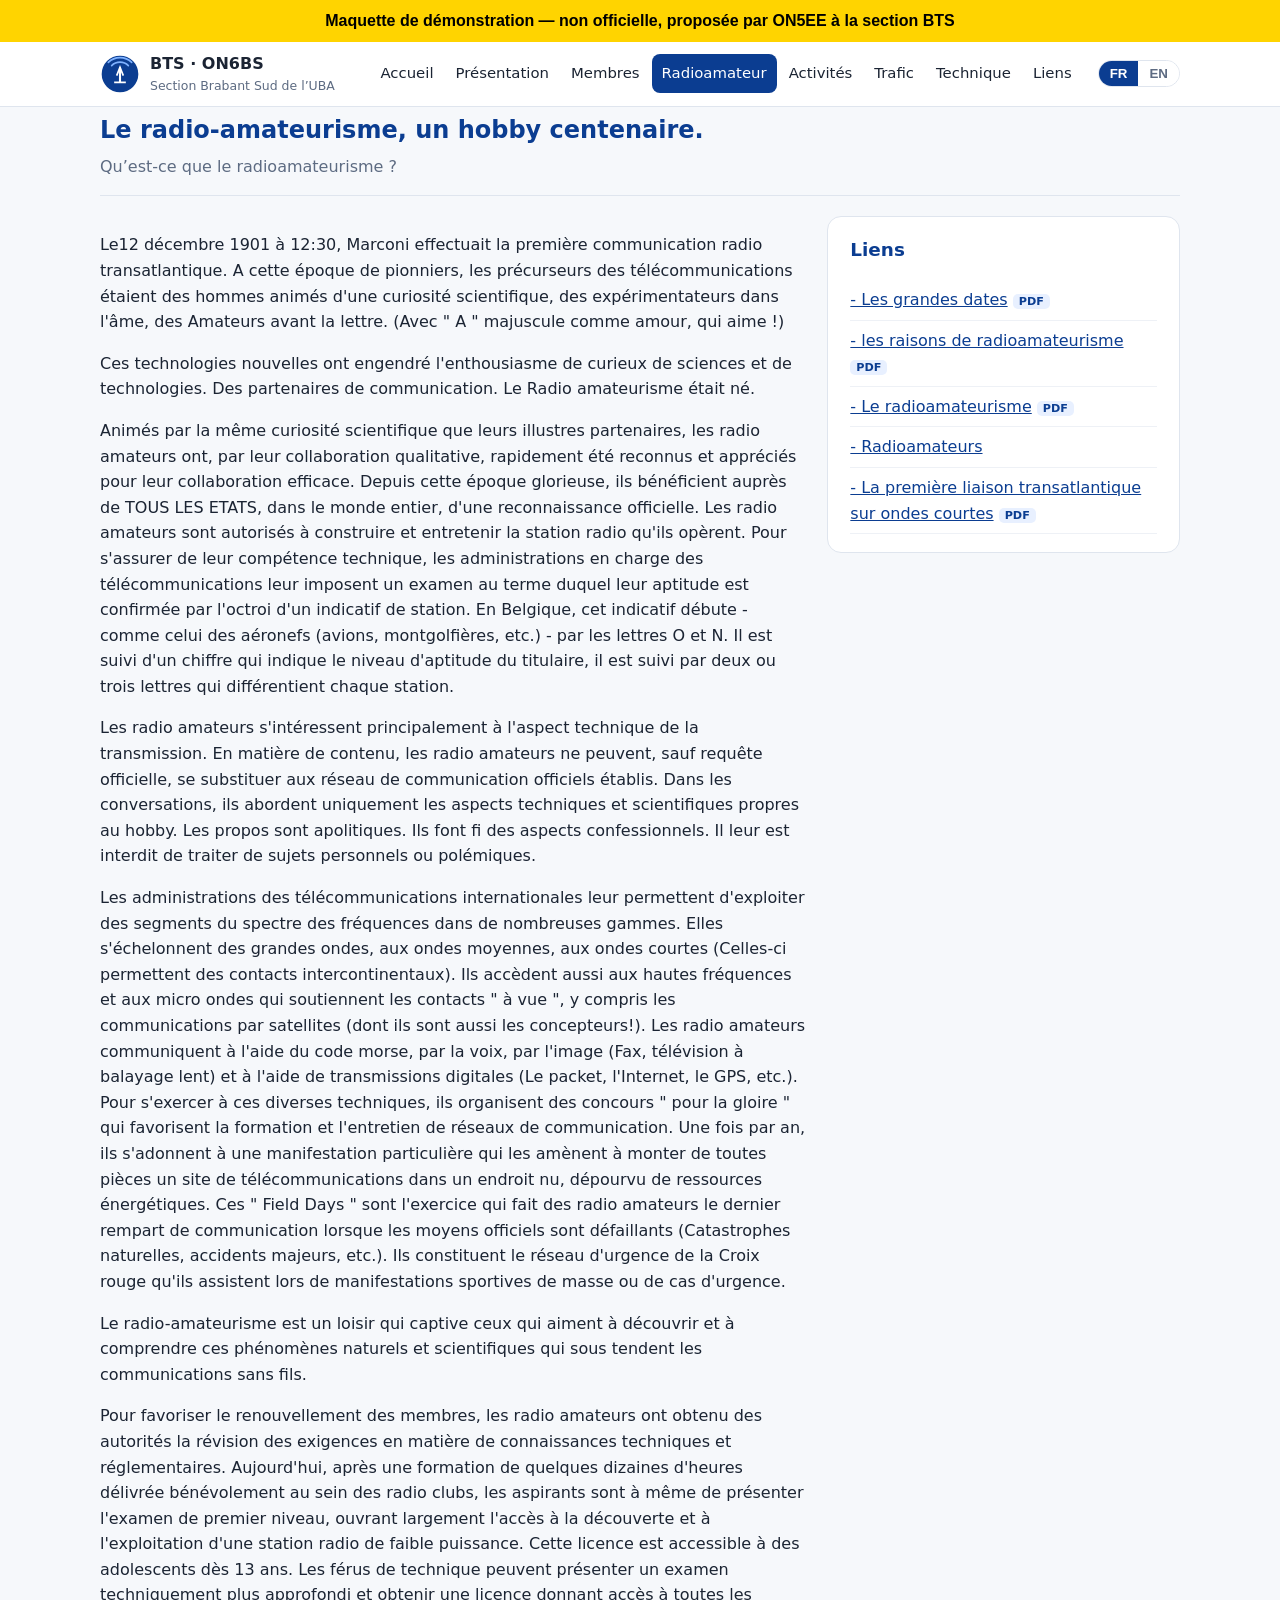
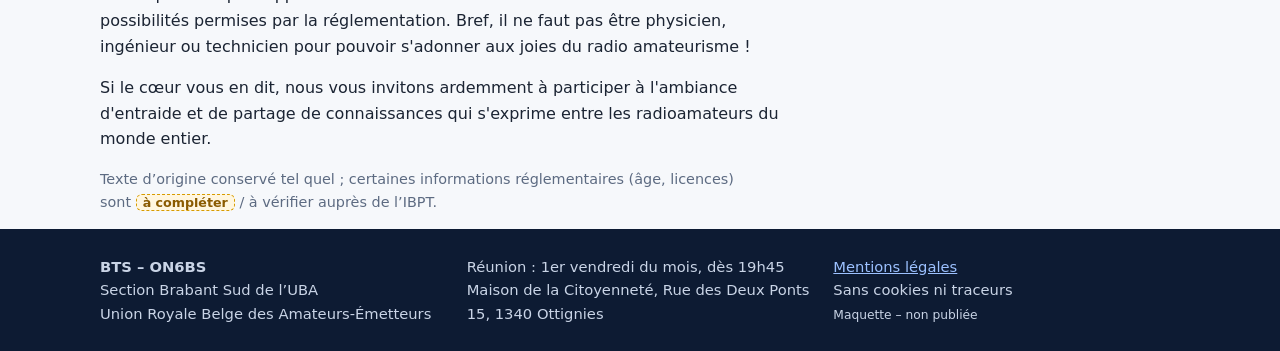
<file: radioamateur.html>
<!doctype html><html lang="fr"><head>
<meta name="robots" content="noindex,nofollow"><meta charset="utf-8"><meta name="viewport" content="width=device-width,initial-scale=1">
<title>Radioamateur – BTS ON6BS · Section Brabant Sud de l’UBA</title>
<meta name="description" content="Section Brabant Sud (BTS) de l’UBA – indicatif ON6BS – Ottignies-Louvain-la-Neuve">
<link rel="stylesheet" href="style.css"></head><body>
<div class="demo-banner" style="background:#ffd400;color:#000;text-align:center;padding:8px 12px;font-weight:bold;font-family:sans-serif;position:relative;z-index:9999">Maquette de démonstration — non officielle, proposée par ON5EE à la section BTS</div>
<a class="skip" href="#main">Aller au contenu</a>
<header class="top"><div class="wrap bar">
<a class="brand" href="index.html"><svg viewBox="0 0 48 48" aria-hidden="true" class="logo"><circle cx="24" cy="24" r="22" fill="#0b3d91"/><path d="M24 34V16" stroke="#fff" stroke-width="2.5"/><path d="M17 34h14M20 26l4-10 4 10" stroke="#fff" stroke-width="2" fill="none"/><path d="M14 14a14 14 0 0 1 20 0M10 10a20 20 0 0 1 28 0" stroke="#7fb2ff" stroke-width="2" fill="none" stroke-linecap="round"/></svg><span><strong>BTS · ON6BS</strong><small data-i18n="tagline">Section Brabant Sud de l’UBA</small></span></a>
<button class="burger" aria-label="Menu" aria-expanded="false" onclick="document.body.classList.toggle('open');this.setAttribute('aria-expanded',document.body.classList.contains('open'))">☰</button>
<nav class="nav"><a href="index.html" data-i18n="nav_home">Accueil</a><a href="presentation.html" data-i18n="nav_pres">Présentation</a><a href="membres.html" data-i18n="nav_members">Membres</a><a href="radioamateur.html" data-i18n="nav_ham" aria-current=page>Radioamateur</a><a href="activites.html" data-i18n="nav_act">Activités</a><a href="trafic.html" data-i18n="nav_traffic">Trafic</a><a href="technique.html" data-i18n="nav_tech">Technique</a><a href="liens.html" data-i18n="nav_links">Liens</a></nav>
<div class="lang" role="group" aria-label="Langue"><button data-lang="fr" aria-pressed="true">FR</button><button data-lang="en" aria-pressed="false">EN</button></div>
</div></header>
<main id="main" class="wrap">
<p class="enote" data-i18n="enote" hidden></p>
<section class="phead"><h1>Le radio-amateurisme, un hobby centenaire.</h1><p>Qu’est-ce que le radioamateurisme ?</p></section><div class="cols"><div class="prose"><p>Le12 décembre 1901 à 12:30, Marconi effectuait la première communication radio transatlantique. A cette époque de pionniers, les précurseurs des télécommunications étaient des hommes animés d&#x27;une curiosité scientifique, des expérimentateurs dans l&#x27;âme, des Amateurs avant la lettre. (Avec " A " majuscule comme amour, qui aime !)</p><p>Ces technologies nouvelles ont engendré l&#x27;enthousiasme de curieux de sciences et de technologies. Des partenaires de communication. Le Radio amateurisme était né.</p><p>Animés par la même curiosité scientifique que leurs illustres partenaires, les radio amateurs ont, par leur collaboration qualitative, rapidement été reconnus et appréciés pour leur collaboration efficace. Depuis cette époque glorieuse, ils bénéficient auprès de TOUS LES ETATS, dans le monde entier, d&#x27;une reconnaissance officielle. Les radio amateurs sont autorisés à construire et entretenir la station radio qu&#x27;ils opèrent. Pour s&#x27;assurer de leur compétence technique, les administrations en charge des télécommunications leur imposent un examen au terme duquel leur aptitude est confirmée par l&#x27;octroi d&#x27;un indicatif de station. En Belgique, cet indicatif débute - comme celui des aéronefs (avions, montgolfières, etc.) - par les lettres O et N. Il est suivi d&#x27;un chiffre qui indique le niveau d&#x27;aptitude du titulaire, il est suivi par deux ou trois lettres qui différentient chaque station.</p><p>Les radio amateurs s&#x27;intéressent principalement à l&#x27;aspect technique de la transmission. En matière de contenu, les radio amateurs ne peuvent, sauf requête officielle, se substituer aux réseau de communication officiels établis. Dans les conversations, ils abordent uniquement les aspects techniques et scientifiques propres au hobby. Les propos sont apolitiques. Ils font fi des aspects confessionnels. Il leur est interdit de traiter de sujets personnels ou polémiques.</p><p>Les administrations des télécommunications internationales leur permettent d&#x27;exploiter des segments du spectre des fréquences dans de nombreuses gammes. Elles s&#x27;échelonnent des grandes ondes, aux ondes moyennes, aux ondes courtes (Celles-ci permettent des contacts intercontinentaux). Ils accèdent aussi aux hautes fréquences et aux micro ondes qui soutiennent les contacts " à vue ", y compris les communications par satellites (dont ils sont aussi les concepteurs!). Les radio amateurs communiquent à l&#x27;aide du code morse, par la voix, par l&#x27;image (Fax, télévision à balayage lent) et à l&#x27;aide de transmissions digitales (Le packet, l&#x27;Internet, le GPS, etc.). Pour s&#x27;exercer à ces diverses techniques, ils organisent des concours " pour la gloire " qui favorisent la formation et l&#x27;entretien de réseaux de communication. Une fois par an, ils s&#x27;adonnent à une manifestation particulière qui les amènent à monter de toutes pièces un site de télécommunications dans un endroit nu, dépourvu de ressources énergétiques. Ces " Field Days " sont l&#x27;exercice qui fait des radio amateurs le dernier rempart de communication lorsque les moyens officiels sont défaillants (Catastrophes naturelles, accidents majeurs, etc.). Ils constituent le réseau d&#x27;urgence de la Croix rouge qu&#x27;ils assistent lors de manifestations sportives de masse ou de cas d&#x27;urgence.</p><p>Le radio-amateurisme est un loisir qui captive ceux qui aiment à découvrir et à comprendre ces phénomènes naturels et scientifiques qui sous tendent les communications sans fils.</p><p>Pour favoriser le renouvellement des membres, les radio amateurs ont obtenu des autorités la révision des exigences en matière de connaissances techniques et réglementaires. Aujourd&#x27;hui, après une formation de quelques dizaines d&#x27;heures délivrée bénévolement au sein des radio clubs, les aspirants sont à même de présenter l&#x27;examen de premier niveau, ouvrant largement l&#x27;accès à la découverte et à l&#x27;exploitation d&#x27;une station radio de faible puissance. Cette licence est accessible à des adolescents dès 13 ans. Les férus de technique peuvent présenter un examen techniquement plus approfondi et obtenir une licence donnant accès à toutes les possibilités permises par la réglementation. Bref, il ne faut pas être physicien, ingénieur ou technicien pour pouvoir s&#x27;adonner aux joies du radio amateurisme !</p><p>Si le cœur vous en dit, nous vous invitons ardemment à participer à l&#x27;ambiance d&#x27;entraide et de partage de connaissances qui s&#x27;exprime entre les radioamateurs du monde entier.</p><p class="muted">Texte d’origine conservé tel quel ; certaines informations réglementaires (âge, licences) sont <span class="todo">à compléter</span> / à vérifier auprès de l’IBPT.</p></div><aside class="card"><h2 data-i18n="nav_links">Liens</h2><ul class="list"><li><a href="https://www.bts.uba.be/articles_pour_site_web/grandes_dates_du_radio_amateurisme.pdf" rel="noopener">- Les grandes dates</a> <span class="tag">PDF</span></li><li><a href="https://www.bts.uba.be/articles_pour_site_web/le_radioamateurisme.pdf" rel="noopener">- les raisons de radioamateurisme</a> <span class="tag">PDF</span></li><li><a href="https://www.bts.uba.be/articles_pour_site_web/le_radioamateurisme_2.pdf" rel="noopener">- Le radioamateurisme</a> <span class="tag">PDF</span></li><li><a href="http://fr.wikipedia.org/wiki/Radioamateur" rel="noopener">- Radioamateurs</a> </li><li><a href="https://www.bts.uba.be/articles_pour_site_web/la_premiere_liaison_transatlantique_sur_ondes_courtes.pdf" rel="noopener">- La première liaison transatlantique sur ondes courtes</a> <span class="tag">PDF</span></li></ul></aside></div></main>
<footer class="foot"><div class="wrap grid3">
<div><strong>BTS – ON6BS</strong><br><span data-i18n="tagline">Section Brabant Sud de l’UBA</span><br>Union Royale Belge des Amateurs-Émetteurs</div>
<div><span data-i18n="f_meet">Réunion</span> : <span data-i18n="meet_when">1er vendredi du mois, dès 19h45</span><br>Maison de la Citoyenneté, Rue des Deux Ponts 15, 1340 Ottignies</div>
<div><a href="mentions-legales.html" data-i18n="legal">Mentions légales</a><br><span data-i18n="nocookie">Sans cookies ni traceurs</span><br><small data-i18n="mock">Maquette – non publiée</small></div>
</div></footer><script src="i18n.js"></script></body></html>
</file>
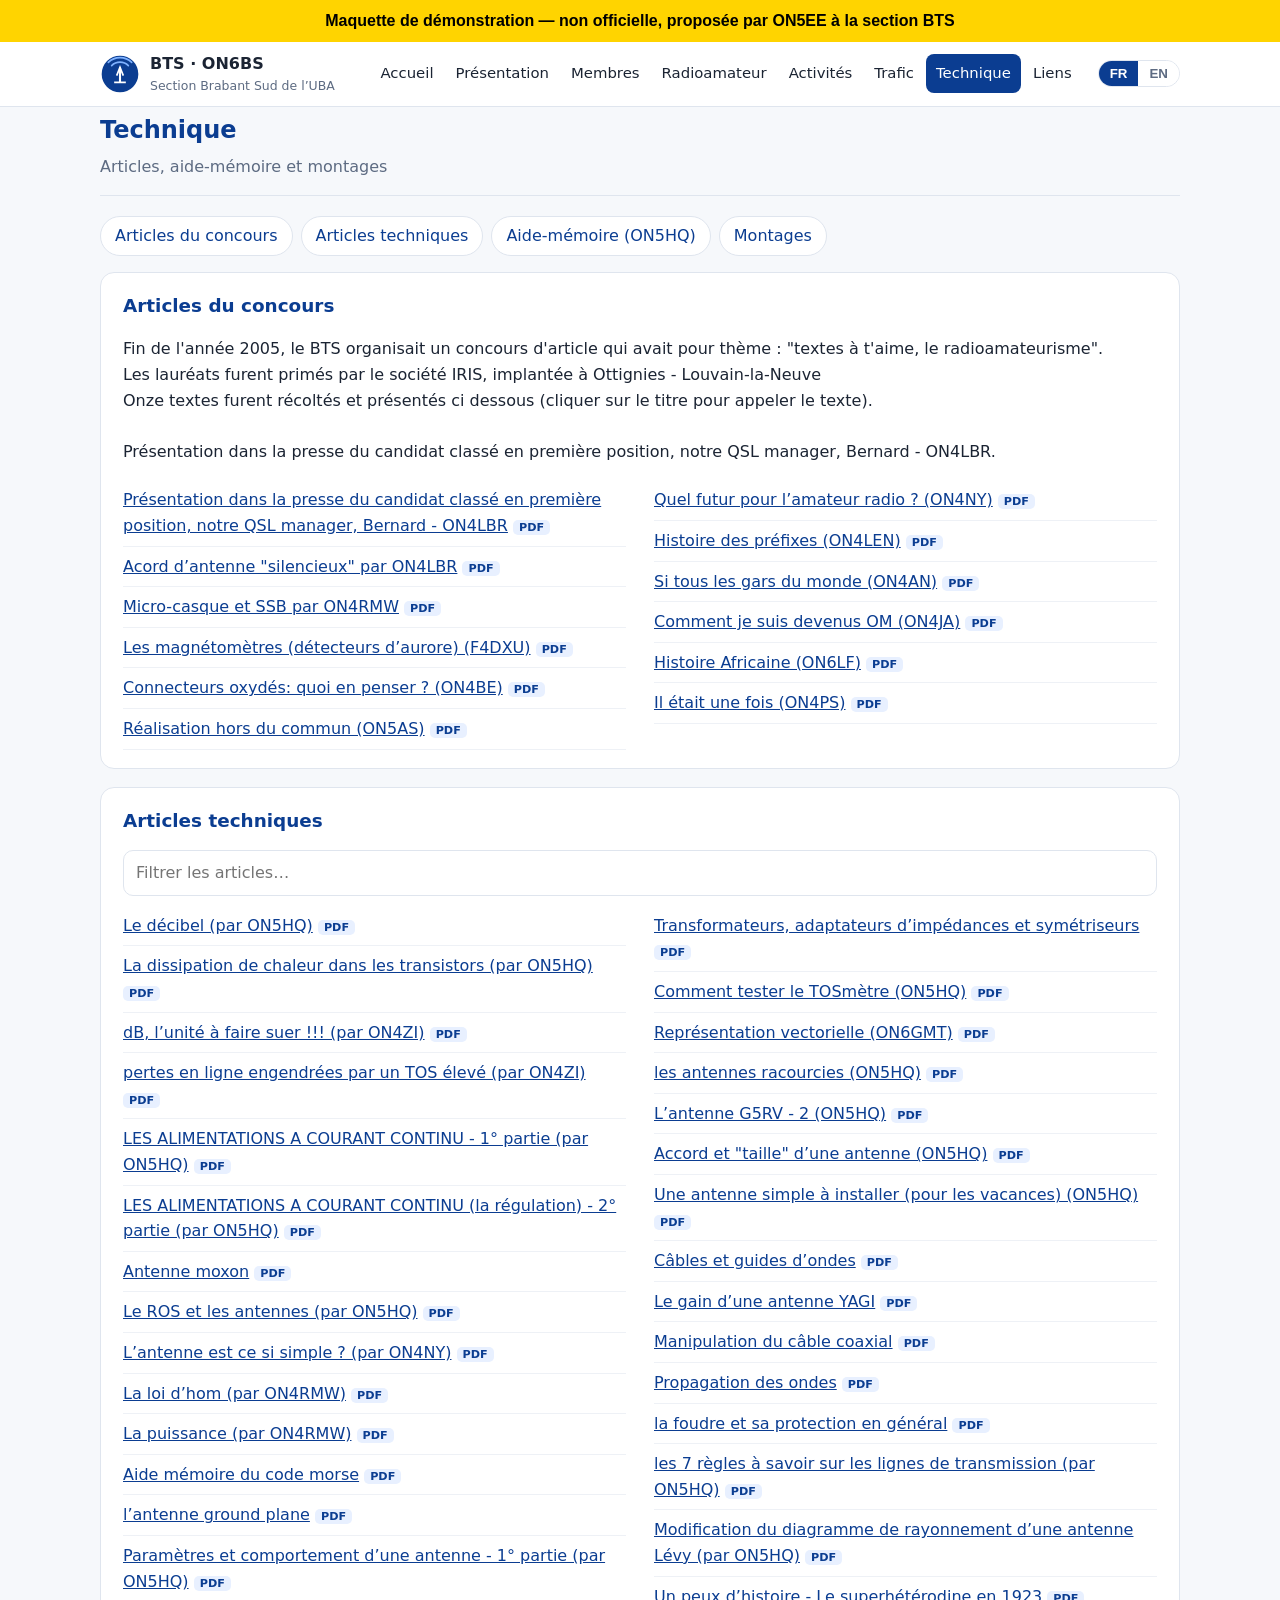
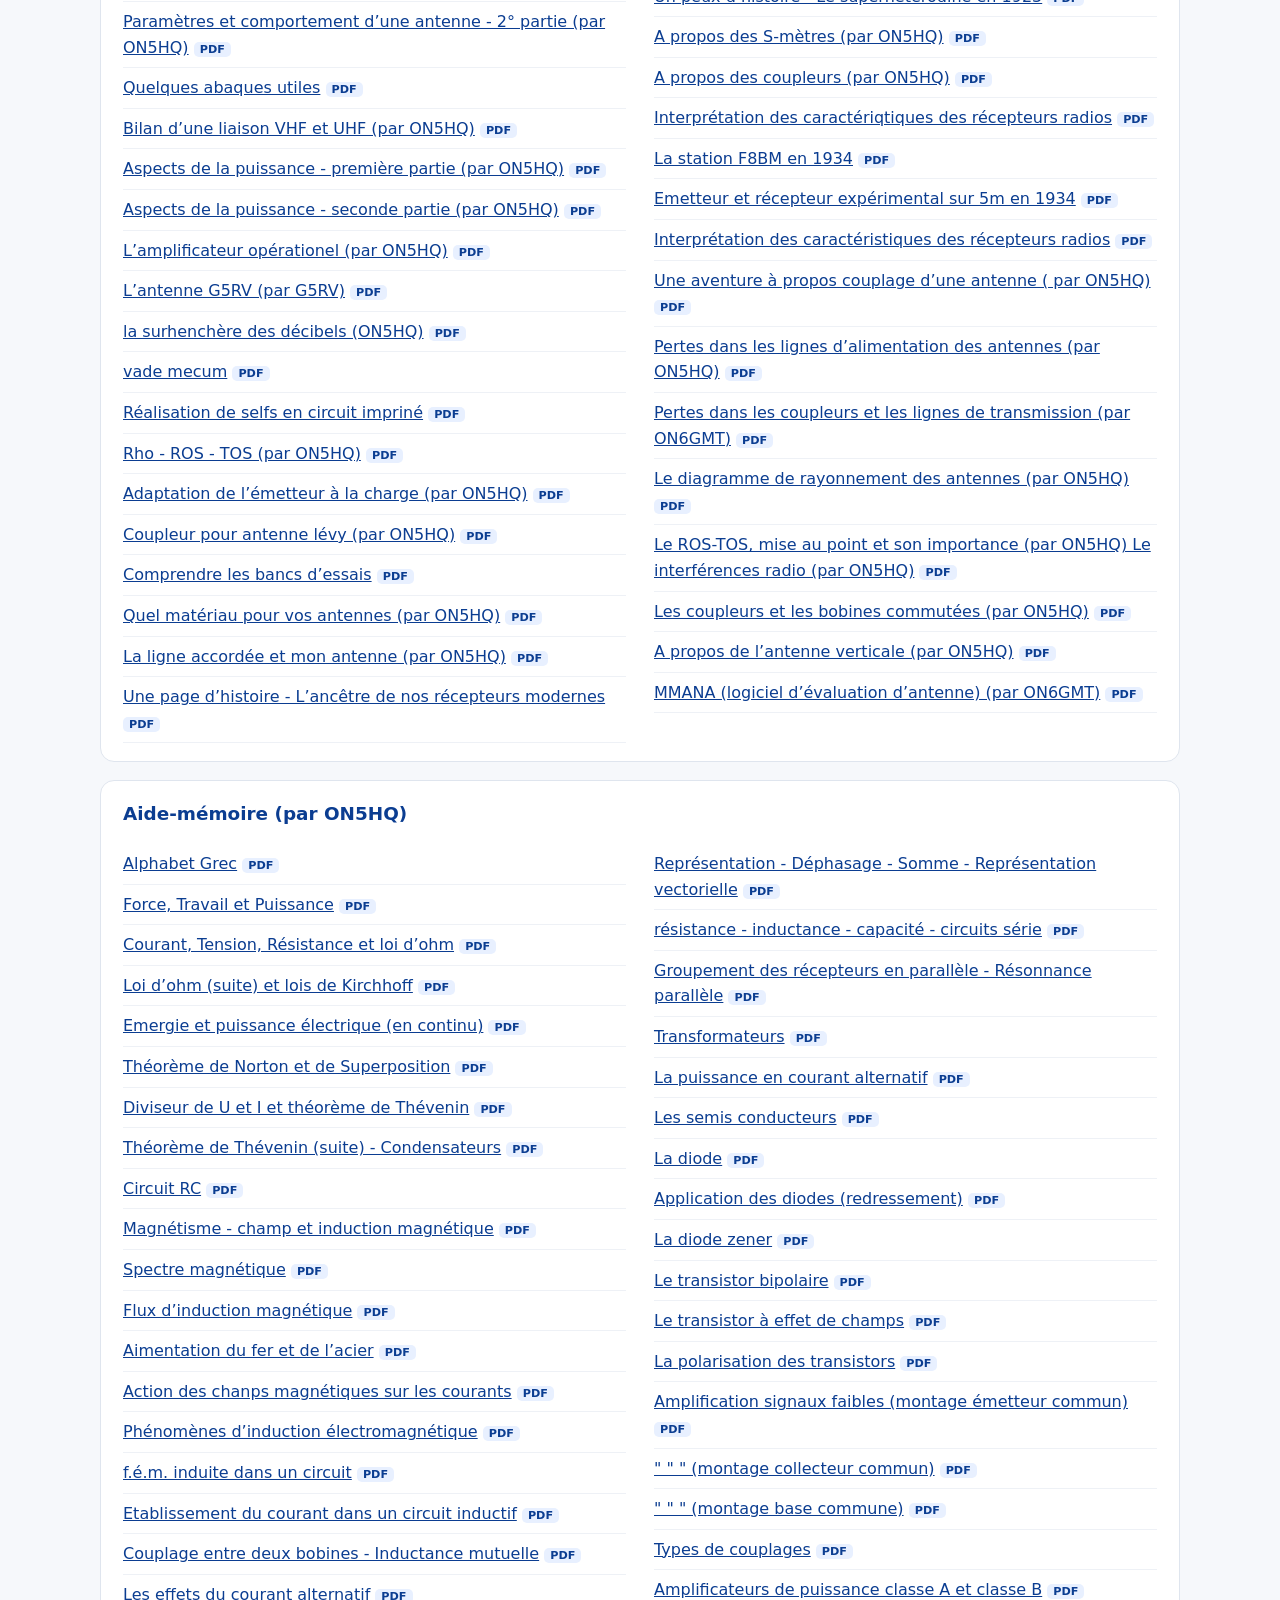
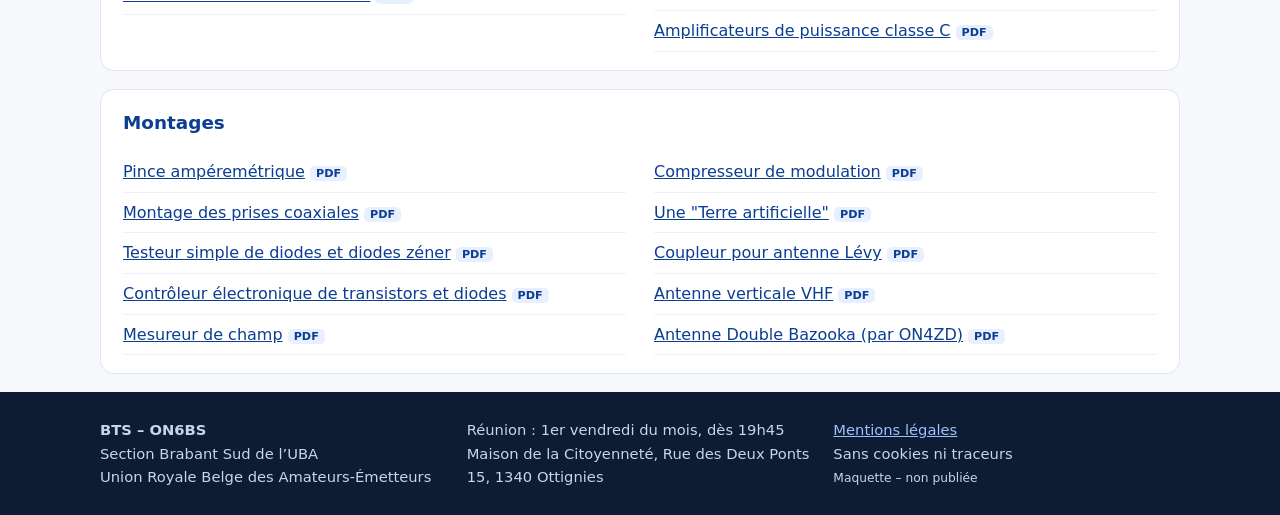
<file: technique.html>
<!doctype html><html lang="fr"><head>
<meta name="robots" content="noindex,nofollow"><meta charset="utf-8"><meta name="viewport" content="width=device-width,initial-scale=1">
<title>Technique – BTS ON6BS · Section Brabant Sud de l’UBA</title>
<meta name="description" content="Section Brabant Sud (BTS) de l’UBA – indicatif ON6BS – Ottignies-Louvain-la-Neuve">
<link rel="stylesheet" href="style.css"></head><body>
<div class="demo-banner" style="background:#ffd400;color:#000;text-align:center;padding:8px 12px;font-weight:bold;font-family:sans-serif;position:relative;z-index:9999">Maquette de démonstration — non officielle, proposée par ON5EE à la section BTS</div>
<a class="skip" href="#main">Aller au contenu</a>
<header class="top"><div class="wrap bar">
<a class="brand" href="index.html"><svg viewBox="0 0 48 48" aria-hidden="true" class="logo"><circle cx="24" cy="24" r="22" fill="#0b3d91"/><path d="M24 34V16" stroke="#fff" stroke-width="2.5"/><path d="M17 34h14M20 26l4-10 4 10" stroke="#fff" stroke-width="2" fill="none"/><path d="M14 14a14 14 0 0 1 20 0M10 10a20 20 0 0 1 28 0" stroke="#7fb2ff" stroke-width="2" fill="none" stroke-linecap="round"/></svg><span><strong>BTS · ON6BS</strong><small data-i18n="tagline">Section Brabant Sud de l’UBA</small></span></a>
<button class="burger" aria-label="Menu" aria-expanded="false" onclick="document.body.classList.toggle('open');this.setAttribute('aria-expanded',document.body.classList.contains('open'))">☰</button>
<nav class="nav"><a href="index.html" data-i18n="nav_home">Accueil</a><a href="presentation.html" data-i18n="nav_pres">Présentation</a><a href="membres.html" data-i18n="nav_members">Membres</a><a href="radioamateur.html" data-i18n="nav_ham">Radioamateur</a><a href="activites.html" data-i18n="nav_act">Activités</a><a href="trafic.html" data-i18n="nav_traffic">Trafic</a><a href="technique.html" data-i18n="nav_tech" aria-current=page>Technique</a><a href="liens.html" data-i18n="nav_links">Liens</a></nav>
<div class="lang" role="group" aria-label="Langue"><button data-lang="fr" aria-pressed="true">FR</button><button data-lang="en" aria-pressed="false">EN</button></div>
</div></header>
<main id="main" class="wrap">
<p class="enote" data-i18n="enote" hidden></p>
<section class="phead"><h1 data-i18n="nav_tech">Technique</h1><p>Articles, aide-mémoire et montages</p></section><nav class="subnav"><a href="#concours">Articles du concours</a><a href="#articles">Articles techniques</a><a href="#aide">Aide-mémoire (ON5HQ)</a><a href="#montages">Montages</a></nav><section class="card" id="concours"><h2>Articles du concours</h2><p>Fin de l&#x27;année 2005, le BTS organisait un concours d&#x27;article qui avait pour thème : "textes à t&#x27;aime, le radioamateurisme". <br> Les lauréats furent primés par le société IRIS, implantée à Ottignies - Louvain-la-Neuve<br> Onze textes furent récoltés et présentés ci dessous (cliquer sur le titre pour appeler le texte). <br><br> Présentation dans la presse du candidat classé en première position, notre QSL manager, Bernard - ON4LBR.</p><ul class="list two"><li><a href="https://www.bts.uba.be/articles_concours/1_laureat_concours.pdf" rel="noopener">Présentation dans la presse du candidat classé en première position, notre QSL manager, Bernard - ON4LBR</a> <span class="tag">PDF</span></li><li><a href="https://www.bts.uba.be/articles_concours/accord_silencieux.pdf" rel="noopener">Acord d’antenne "silencieux" par ON4LBR</a> <span class="tag">PDF</span></li><li><a href="https://www.bts.uba.be/articles_concours/micro_casque_et_ssb.pdf" rel="noopener">Micro-casque et SSB par ON4RMW</a> <span class="tag">PDF</span></li><li><a href="https://www.bts.uba.be/articles_concours/les_magnetometres__detecteurs_d_aurores_.pdf" rel="noopener">Les magnétomètres (détecteurs d’aurore) (F4DXU)</a> <span class="tag">PDF</span></li><li><a href="https://www.bts.uba.be/articles_concours/connecteurs_oxydes___quoi_en_penser__.pdf" rel="noopener">Connecteurs oxydés: quoi en penser ? (ON4BE)</a> <span class="tag">PDF</span></li><li><a href="https://www.bts.uba.be/articles_concours/realisation_hors_du_commun.pdf" rel="noopener">Réalisation hors du commun (ON5AS)</a> <span class="tag">PDF</span></li><li><a href="https://www.bts.uba.be/articles_concours/quel_futur_pour_l_amateur_radio.pdf" rel="noopener">Quel futur pour l’amateur radio ? (ON4NY)</a> <span class="tag">PDF</span></li><li><a href="https://www.bts.uba.be/articles_concours/histoire_des_prefixes._________on4len_.pdf" rel="noopener">Histoire des préfixes (ON4LEN)</a> <span class="tag">PDF</span></li><li><a href="https://www.bts.uba.be/articles_concours/si_tous_les_gars_du_monde.pdf" rel="noopener">Si tous les gars du monde (ON4AN)</a> <span class="tag">PDF</span></li><li><a href="https://www.bts.uba.be/articles_concours/comment_je_suis_devenu_radio_amateur.pdf" rel="noopener">Comment je suis devenus OM (ON4JA)</a> <span class="tag">PDF</span></li><li><a href="https://www.bts.uba.be/articles_concours/histoire_africaine___par_on6lf_.pdf" rel="noopener">Histoire Africaine (ON6LF)</a> <span class="tag">PDF</span></li><li><a href="https://www.bts.uba.be/articles_concours/il_etait_une_fois__on4ps_.pdf" rel="noopener">Il était une fois (ON4PS)</a> <span class="tag">PDF</span></li></ul></section><section class="card" id="articles"><h2>Articles techniques</h2><input class="filter" type="search" placeholder="Filtrer les articles…" data-i18n-ph="filter" oninput="for(const l of this.nextElementSibling.children)l.hidden=!l.textContent.toLowerCase().includes(this.value.toLowerCase())"><ul class="list two"><li><a href="https://www.bts.uba.be/articles_pour_site_web/le_decibel___on5hq.pdf" rel="noopener">Le décibel (par ON5HQ)</a> <span class="tag">PDF</span></li><li><a href="https://www.bts.uba.be/articles_pour_site_web/la_dissipation_de_chaleur_dans_les_transistors.pdf" rel="noopener">La dissipation de chaleur dans les transistors (par ON5HQ)</a> <span class="tag">PDF</span></li><li><a href="https://www.bts.uba.be/articles_pour_site_web/le_decibel.pdf" rel="noopener">dB, l’unité à faire suer !!! (par ON4ZI)</a> <span class="tag">PDF</span></li><li><a href="https://www.bts.uba.be/articles_pour_site_web/pertes_en_ligne_en_presence_de_tos.pdf" rel="noopener">pertes en ligne engendrées par un TOS élevé (par ON4ZI)</a> <span class="tag">PDF</span></li><li><a href="https://www.bts.uba.be/articles_pour_site_web/les_alimentations_a_courant_continu___1.pdf" rel="noopener">LES ALIMENTATIONS A COURANT CONTINU - 1° partie (par ON5HQ)</a> <span class="tag">PDF</span></li><li><a href="https://www.bts.uba.be/articles_pour_site_web/les_alimentations_a_courant_continu___2.pdf" rel="noopener">LES ALIMENTATIONS A COURANT CONTINU (la régulation) - 2° partie (par ON5HQ)</a> <span class="tag">PDF</span></li><li><a href="https://www.bts.uba.be/articles_pour_site_web/antenne_moxon.pdf" rel="noopener">Antenne moxon</a> <span class="tag">PDF</span></li><li><a href="https://www.bts.uba.be/articles_pour_site_web/ros2___on5hq.pdf" rel="noopener">Le ROS et les antennes (par ON5HQ)</a> <span class="tag">PDF</span></li><li><a href="https://www.bts.uba.be/articles_pour_site_web/l_antenne__est_ce_si_simple.pdf" rel="noopener">L’antenne est ce si simple ? (par ON4NY)</a> <span class="tag">PDF</span></li><li><a href="https://www.bts.uba.be/articles_pour_site_web/la_loi_d_ohm_par_on4rmw.pdf" rel="noopener">La loi d’hom (par ON4RMW)</a> <span class="tag">PDF</span></li><li><a href="https://www.bts.uba.be/articles_pour_site_web/la_puissance.pdf" rel="noopener">La puissance (par ON4RMW)</a> <span class="tag">PDF</span></li><li><a href="https://www.bts.uba.be/articles_pour_site_web/aide_memoire_code_morse.pdf" rel="noopener">Aide mémoire du code morse</a> <span class="tag">PDF</span></li><li><a href="https://www.bts.uba.be/articles_pour_site_web/l_antenne_groud_plane____f3lg_.pdf" rel="noopener">l’antenne ground plane</a> <span class="tag">PDF</span></li><li><a href="https://www.bts.uba.be/articles_pour_site_web/parametres_et_comportement_d_un_antenne_1.pdf" rel="noopener">Paramètres et comportement d’une antenne - 1° partie (par ON5HQ)</a> <span class="tag">PDF</span></li><li><a href="https://www.bts.uba.be/articles_pour_site_web/parametres_et_comportement_d_une_antenne_suite.pdf" rel="noopener">Paramètres et comportement d’une antenne - 2° partie (par ON5HQ)</a> <span class="tag">PDF</span></li><li><a href="https://www.bts.uba.be/articles_pour_site_web/quelques_abaques_utiles.pdf" rel="noopener">Quelques abaques utiles</a> <span class="tag">PDF</span></li><li><a href="https://www.bts.uba.be/articles_pour_site_web/bilan_d_une_liaison_vhf_et_uhf.pdf" rel="noopener">Bilan d’une liaison VHF et UHF (par ON5HQ)</a> <span class="tag">PDF</span></li><li><a href="https://www.bts.uba.be/articles_pour_site_web/aspects_de_la_puissance__1_partie_.pdf" rel="noopener">Aspects de la puissance - première partie (par ON5HQ)</a> <span class="tag">PDF</span></li><li><a href="https://www.bts.uba.be/articles_pour_site_web/aspects_de_la_puissance__2_partie_.pdf" rel="noopener">Aspects de la puissance - seconde partie (par ON5HQ)</a> <span class="tag">PDF</span></li><li><a href="https://www.bts.uba.be/articles_pour_site_web/l_amplificateur_operationnel.pdf" rel="noopener">L’amplificateur opérationel (par ON5HQ)</a> <span class="tag">PDF</span></li><li><a href="https://www.bts.uba.be/articles_pour_site_web/l_antenne_g5rv.pdf" rel="noopener">L’antenne G5RV (par G5RV)</a> <span class="tag">PDF</span></li><li><a href="https://www.bts.uba.be/articles_pour_site_web/la_surenchere_des_decibels__on5hq_.pdf" rel="noopener">la surhenchère des décibels (ON5HQ)</a> <span class="tag">PDF</span></li><li><a href="https://www.bts.uba.be/articles_pour_site_web/vade_mecum.pdf" rel="noopener">vade mecum</a> <span class="tag">PDF</span></li><li><a href="https://www.bts.uba.be/articles_pour_site_web/realisation_de_selfs_en_circuits_imprimes..pdf" rel="noopener">Réalisation de selfs en circuit impriné</a> <span class="tag">PDF</span></li><li><a href="https://www.bts.uba.be/articles_pour_site_web/rho___ros___tos.pdf" rel="noopener">Rho - ROS - TOS (par ON5HQ)</a> <span class="tag">PDF</span></li><li><a href="https://www.bts.uba.be/articles_pour_site_web/adaptation_de_l_emetteur_a_la_charge.pdf" rel="noopener">Adaptation de l’émetteur à la charge (par ON5HQ)</a> <span class="tag">PDF</span></li><li><a href="https://www.bts.uba.be/articles_pour_site_web/coupleur_pour_antenne_levy____par_on5hq_.pdf" rel="noopener">Coupleur pour antenne lévy (par ON5HQ)</a> <span class="tag">PDF</span></li><li><a href="https://www.bts.uba.be/articles_pour_site_web/comprendre_les_bancs_d_essais.pdf" rel="noopener">Comprendre les bancs d’essais</a> <span class="tag">PDF</span></li><li><a href="https://www.bts.uba.be/articles_pour_site_web/quel_materiau_pour_vos_antennes_2.pdf" rel="noopener">Quel matériau pour vos antennes (par ON5HQ)</a> <span class="tag">PDF</span></li><li><a href="https://www.bts.uba.be/articles_pour_site_web/la_ligne_accordee_et_mon_antenne_2.pdf" rel="noopener">La ligne accordée et mon antenne (par ON5HQ)</a> <span class="tag">PDF</span></li><li><a href="https://www.bts.uba.be/articles_pour_site_web/l_ancetre_de_nos_recepteurs_modernes.pdf" rel="noopener">Une page d’histoire - L’ancêtre de nos récepteurs modernes</a> <span class="tag">PDF</span></li><li><a href="https://www.bts.uba.be/articles_pour_site_web/transformateurs__adaptateurs_d_impedance_et_symetriseurs.pdf" rel="noopener">Transformateurs, adaptateurs d’impédances et symétriseurs</a> <span class="tag">PDF</span></li><li><a href="https://www.bts.uba.be/articles_pour_site_web/comment_tester_le_tosmetre.pdf" rel="noopener">Comment tester le TOSmètre (ON5HQ)</a> <span class="tag">PDF</span></li><li><a href="https://www.bts.uba.be/articles_pour_site_web/representation_vectorielle_b.pdf" rel="noopener">Représentation vectorielle (ON6GMT)</a> <span class="tag">PDF</span></li><li><a href="https://www.bts.uba.be/articles_pour_site_web/les_antennes_racourcies.pdf" rel="noopener">les antennes racourcies (ON5HQ)</a> <span class="tag">PDF</span></li><li><a href="https://www.bts.uba.be/articles_pour_site_web/l_antenne_g5rv_2.pdf" rel="noopener">L’antenne G5RV - 2 (ON5HQ)</a> <span class="tag">PDF</span></li><li><a href="https://www.bts.uba.be/articles_pour_site_web/accord_et___taille___d_une_antenne.pdf" rel="noopener">Accord et "taille" d’une antenne (ON5HQ)</a> <span class="tag">PDF</span></li><li><a href="https://www.bts.uba.be/articles_pour_site_web/ensemble_ant._coupleur_pr_bandes_deca_2.pdf" rel="noopener">Une antenne simple à installer (pour les vacances) (ON5HQ)</a> <span class="tag">PDF</span></li><li><a href="https://www.bts.uba.be/articles_pour_site_web/cables_et_guides_d_ondes.pdf" rel="noopener">Câbles et guides d’ondes</a> <span class="tag">PDF</span></li><li><a href="https://www.bts.uba.be/articles_pour_site_web/le_gain_d_une_antenne_yagi.pdf" rel="noopener">Le gain d’une antenne YAGI</a> <span class="tag">PDF</span></li><li><a href="https://www.bts.uba.be/articles_pour_site_web/manipulation_du_cable_coaxial.pdf" rel="noopener">Manipulation du câble coaxial</a> <span class="tag">PDF</span></li><li><a href="https://www.bts.uba.be/articles_pour_site_web/propagation_des_ondes.pdf" rel="noopener">Propagation des ondes</a> <span class="tag">PDF</span></li><li><a href="https://www.bts.uba.be/articles_pour_site_web/la_foudre.pdf" rel="noopener">la foudre et sa protection en général</a> <span class="tag">PDF</span></li><li><a href="https://www.bts.uba.be/articles_pour_site_web/les_7_regles_a_savoir_sur_les_lignes_de_transmissions.pdf" rel="noopener">les 7 règles à savoir sur les lignes de transmission (par ON5HQ)</a> <span class="tag">PDF</span></li><li><a href="https://www.bts.uba.be/articles_pour_site_web/modification_diagramme_de_rayonnement_antenne_levy.pdf" rel="noopener">Modification du diagramme de rayonnement d’une antenne Lévy (par ON5HQ)</a> <span class="tag">PDF</span></li><li><a href="https://www.bts.uba.be/articles_pour_site_web/un_peux_d_histoire_____le_superheterodyne_en_1923.pdf" rel="noopener">Un peux d’histoire - Le superhétérodine en 1923</a> <span class="tag">PDF</span></li><li><a href="https://www.bts.uba.be/articles_pour_site_web/a_propos_de_s_metres.pdf" rel="noopener">A propos des S-mètres (par ON5HQ)</a> <span class="tag">PDF</span></li><li><a href="https://www.bts.uba.be/articles_pour_site_web/a_propos_des_coupleurs.pdf" rel="noopener">A propos des coupleurs (par ON5HQ)</a> <span class="tag">PDF</span></li><li><a href="https://www.bts.uba.be/articles_pour_site_web/interpretation_des_caracteristiques_des_recepteurs_radio.pdf" rel="noopener">Interprétation des caractériqtiques des récepteurs radios</a> <span class="tag">PDF</span></li><li><a href="https://www.bts.uba.be/articles_pour_site_web/la_station_f8bm_en_1934.pdf" rel="noopener">La station F8BM en 1934</a> <span class="tag">PDF</span></li><li><a href="https://www.bts.uba.be/articles_pour_site_web/emeteur_et_recepteur_sur_5_m.pdf" rel="noopener">Emetteur et récepteur expérimental sur 5m en 1934</a> <span class="tag">PDF</span></li><li><a href="https://www.bts.uba.be/articles_pour_site_web/interpretation_des_caracteristiques_des_recepteurs_radio.pdf" rel="noopener">Interprétation des caractéristiques des récepteurs radios</a> <span class="tag">PDF</span></li><li><a href="https://www.bts.uba.be/articles_pour_site_web/une_aventure_a_propos_du_couplage_d_une_antenne..pdf" rel="noopener">Une aventure à propos couplage d’une antenne ( par ON5HQ)</a> <span class="tag">PDF</span></li><li><a href="https://www.bts.uba.be/articles_pour_site_web/pertes_dans_les_lignes_d_alimentation_des_antennes.pdf" rel="noopener">Pertes dans les lignes d’alimentation des antennes (par ON5HQ)</a> <span class="tag">PDF</span></li><li><a href="https://www.bts.uba.be/articles_pour_site_web/pertes_dans_les_coupleurs_et_lignes_de_transmission.pdf" rel="noopener">Pertes dans les coupleurs et les lignes de transmission (par ON6GMT)</a> <span class="tag">PDF</span></li><li><a href="https://www.bts.uba.be/articles_pour_site_web/le_diagramme_de_rayonnement_des_antennes..pdf" rel="noopener">Le diagramme de rayonnement des antennes (par ON5HQ)</a> <span class="tag">PDF</span></li><li><a href="https://www.bts.uba.be/articles_pour_site_web/les_interferences_radio.pdf" rel="noopener">Le ROS-TOS, mise au point et son importance (par ON5HQ) Le interférences radio (par ON5HQ)</a> <span class="tag">PDF</span></li><li><a href="https://www.bts.uba.be/articles_pour_site_web/les_coupleurs_et_les_bobines_commutees.pdf" rel="noopener">Les coupleurs et les bobines commutées (par ON5HQ)</a> <span class="tag">PDF</span></li><li><a href="https://www.bts.uba.be/articles_pour_site_web/a_propos_de_l_antenne_verticale.pdf" rel="noopener">A propos de l’antenne verticale (par ON5HQ)</a> <span class="tag">PDF</span></li><li><a href="https://www.bts.uba.be/articles_pour_site_web/mmana.pdf" rel="noopener">MMANA (logiciel d’évaluation d’antenne) (par ON6GMT)</a> <span class="tag">PDF</span></li></ul></section><section class="card" id="aide"><h2>Aide-mémoire (par ON5HQ)</h2><ul class="list two"><li><a href="https://www.bts.uba.be/aide_memoire2/alphabet_grec.pdf" rel="noopener">Alphabet Grec</a> <span class="tag">PDF</span></li><li><a href="https://www.bts.uba.be/aide_memoire2/force__travail_et_puissance.pdf" rel="noopener">Force, Travail et Puissance</a> <span class="tag">PDF</span></li><li><a href="https://www.bts.uba.be/aide_memoire2/tension__courant_et_loi_d_ohm.pdf" rel="noopener">Courant, Tension, Résistance et loi d’ohm</a> <span class="tag">PDF</span></li><li><a href="https://www.bts.uba.be/aide_memoire2/lois_d_hom_et_de_kirchhoff.pdf" rel="noopener">Loi d’ohm (suite) et lois de Kirchhoff</a> <span class="tag">PDF</span></li><li><a href="https://www.bts.uba.be/aide_memoire2/energie_et_puissance_electrique_en_cc.pdf" rel="noopener">Emergie et puissance électrique (en continu)</a> <span class="tag">PDF</span></li><li><a href="https://www.bts.uba.be/aide_memoire2/theoreme_de_norton_et_de_superposition.pdf" rel="noopener">Théorème de Norton et de Superposition</a> <span class="tag">PDF</span></li><li><a href="https://www.bts.uba.be/aide_memoire2/diviseurs_de_tension__de_courant_et_theoreme_de_thevenin.pdf" rel="noopener">Diviseur de U et I et théorème de Thévenin</a> <span class="tag">PDF</span></li><li><a href="https://www.bts.uba.be/aide_memoire2/theoreme_de_thevenin__suite_condensateurs.pdf" rel="noopener">Théorème de Thévenin (suite) - Condensateurs</a> <span class="tag">PDF</span></li><li><a href="https://www.bts.uba.be/aide_memoire2/charge_et_decharge_des_condensateurs___circuit_rc.pdf" rel="noopener">Circuit RC</a> <span class="tag">PDF</span></li><li><a href="https://www.bts.uba.be/aide_memoire/magnetisme__1___champ_et_induction_magnetique_.pdf" rel="noopener">Magnétisme - champ et induction magnétique</a> <span class="tag">PDF</span></li><li><a href="https://www.bts.uba.be/aide_memoire/magnetisme__2_spectre_magnetique_.pdf" rel="noopener">Spectre magnétique</a> <span class="tag">PDF</span></li><li><a href="https://www.bts.uba.be/aide_memoire2/flux_d_induction_magnetique.pdf" rel="noopener">Flux d’induction magnétique</a> <span class="tag">PDF</span></li><li><a href="https://www.bts.uba.be/aide_memoire2/aimantation_du_fer_et_de_l_acier.pdf" rel="noopener">Aimentation du fer et de l’acier</a> <span class="tag">PDF</span></li><li><a href="https://www.bts.uba.be/aide_memoire2/action_des_champs_magnetiques_sur_les_courants.pdf" rel="noopener">Action des chanps magnétiques sur les courants</a> <span class="tag">PDF</span></li><li><a href="https://www.bts.uba.be/aide_memoire2/phenomene_d_induction_electromagnetique.pdf" rel="noopener">Phénomènes d’induction électromagnétique</a> <span class="tag">PDF</span></li><li><a href="https://www.bts.uba.be/aide_memoire2/f.e.m._induite_dans_un_circuit..pdf" rel="noopener">f.é.m. induite dans un circuit</a> <span class="tag">PDF</span></li><li><a href="https://www.bts.uba.be/aide_memoire2/etablissement_du_courant_dans_un_circuit_inducti1.pdf" rel="noopener">Etablissement du courant dans un circuit inductif</a> <span class="tag">PDF</span></li><li><a href="https://www.bts.uba.be/aide_memoire2/couplage_entre_deux_bobines.pdf" rel="noopener">Couplage entre deux bobines - Inductance mutuelle</a> <span class="tag">PDF</span></li><li><a href="https://www.bts.uba.be/aide_memoire2/les_effets_d_un_courant_alternatif.pdf" rel="noopener">Les effets du courant alternatif</a> <span class="tag">PDF</span></li><li><a href="https://www.bts.uba.be/aide_memoire2/representation_d_un_courant_alternatif___representatin_vectorielle.pdf" rel="noopener">Représentation - Déphasage - Somme - Représentation vectorielle</a> <span class="tag">PDF</span></li><li><a href="https://www.bts.uba.be/articles_pour_site_web/resistance___inductance___capacite___circuits_serie.pdf" rel="noopener">résistance - inductance - capacité - circuits série</a> <span class="tag">PDF</span></li><li><a href="https://www.bts.uba.be/aide_memoire/groupement_des_recepturs_en_parallele.pdf" rel="noopener">Groupement des récepteurs en parallèle - Résonnance parallèle</a> <span class="tag">PDF</span></li><li><a href="https://www.bts.uba.be/aide_memoire2/transformateurs.pdf" rel="noopener">Transformateurs</a> <span class="tag">PDF</span></li><li><a href="https://www.bts.uba.be/aide_memoire/la_puissance_en_courant_alternatif.pdf" rel="noopener">La puissance en courant alternatif</a> <span class="tag">PDF</span></li><li><a href="https://www.bts.uba.be/aide_memoire/les_semis_conducteurs.pdf" rel="noopener">Les semis conducteurs</a> <span class="tag">PDF</span></li><li><a href="https://www.bts.uba.be/aide_memoire/les_diodes.pdf" rel="noopener">La diode</a> <span class="tag">PDF</span></li><li><a href="https://www.bts.uba.be/aide_memoire/application_des_diodes___redressement.pdf" rel="noopener">Application des diodes (redressement)</a> <span class="tag">PDF</span></li><li><a href="https://www.bts.uba.be/aide_memoire/les_diodes_zener.pdf" rel="noopener">La diode zener</a> <span class="tag">PDF</span></li><li><a href="https://www.bts.uba.be/aide_memoire/le_transistor.pdf" rel="noopener">Le transistor bipolaire</a> <span class="tag">PDF</span></li><li><a href="https://www.bts.uba.be/aide_memoire/transtor_a_effet_de_champs.pdf" rel="noopener">Le transistor à effet de champs</a> <span class="tag">PDF</span></li><li><a href="https://www.bts.uba.be/aide_memoire/la_polarisation_des_transistors.pdf" rel="noopener">La polarisation des transistors</a> <span class="tag">PDF</span></li><li><a href="https://www.bts.uba.be/aide_memoire/amplification_signaux_faibles___emmeteur_commun.pdf" rel="noopener">Amplification signaux faibles (montage émetteur commun)</a> <span class="tag">PDF</span></li><li><a href="https://www.bts.uba.be/aide_memoire/montage_collecteur_commun.pdf" rel="noopener">" " " (montage collecteur commun)</a> <span class="tag">PDF</span></li><li><a href="https://www.bts.uba.be/aide_memoire/montage_base_commune.pdf" rel="noopener">" " " (montage base commune)</a> <span class="tag">PDF</span></li><li><a href="https://www.bts.uba.be/aide_memoire/types_de_couplages.pdf" rel="noopener">Types de couplages</a> <span class="tag">PDF</span></li><li><a href="https://www.bts.uba.be/aide_memoire/amplificateurs_de_puissance_classe_a_et_classe_b.pdf" rel="noopener">Amplificateurs de puissance classe A et classe B</a> <span class="tag">PDF</span></li><li><a href="https://www.bts.uba.be/aide_memoire/amplificateurs_classe_c.pdf" rel="noopener">Amplificateurs de puissance classe C</a> <span class="tag">PDF</span></li></ul></section><section class="card" id="montages"><h2>Montages</h2><ul class="list two"><li><a href="https://www.bts.uba.be/montages/pince_amperemetrique.pdf" rel="noopener">Pince ampéremétrique</a> <span class="tag">PDF</span></li><li><a href="https://www.bts.uba.be/montages/montage_des_prises_coaxiales.pdf" rel="noopener">Montage des prises coaxiales</a> <span class="tag">PDF</span></li><li><a href="https://www.bts.uba.be/montages/testeur_simple_de_diodes_et_diodes_zener.pdf" rel="noopener">Testeur simple de diodes et diodes zéner</a> <span class="tag">PDF</span></li><li><a href="https://www.bts.uba.be/montages/controleur_electronique_de_transistors_et_diodes.pdf" rel="noopener">Contrôleur électronique de transistors et diodes</a> <span class="tag">PDF</span></li><li><a href="https://www.bts.uba.be/montages/mesureur_de_champ_a_usage_multiple.pdf" rel="noopener">Mesureur de champ</a> <span class="tag">PDF</span></li><li><a href="https://www.bts.uba.be/montages/un_compresseur_de_modulation.pdf" rel="noopener">Compresseur de modulation</a> <span class="tag">PDF</span></li><li><a href="https://www.bts.uba.be/montages/une_terre_artificielle.pdf" rel="noopener">Une "Terre artificielle"</a> <span class="tag">PDF</span></li><li><a href="https://www.bts.uba.be/articles_pour_site_web/coupleur_pour_antenne_levy____par_on5hq_.pdf" rel="noopener">Coupleur pour antenne Lévy</a> <span class="tag">PDF</span></li><li><a href="https://www.bts.uba.be/articles_pour_site_web/antenne_verticale_vhf.pdf" rel="noopener">Antenne verticale VHF</a> <span class="tag">PDF</span></li><li><a href="https://www.bts.uba.be/articles_pour_site_web/antenne_double_bazooka.pdf" rel="noopener">Antenne Double Bazooka (par ON4ZD)</a> <span class="tag">PDF</span></li></ul></section></main>
<footer class="foot"><div class="wrap grid3">
<div><strong>BTS – ON6BS</strong><br><span data-i18n="tagline">Section Brabant Sud de l’UBA</span><br>Union Royale Belge des Amateurs-Émetteurs</div>
<div><span data-i18n="f_meet">Réunion</span> : <span data-i18n="meet_when">1er vendredi du mois, dès 19h45</span><br>Maison de la Citoyenneté, Rue des Deux Ponts 15, 1340 Ottignies</div>
<div><a href="mentions-legales.html" data-i18n="legal">Mentions légales</a><br><span data-i18n="nocookie">Sans cookies ni traceurs</span><br><small data-i18n="mock">Maquette – non publiée</small></div>
</div></footer><script src="i18n.js"></script></body></html>
</file>
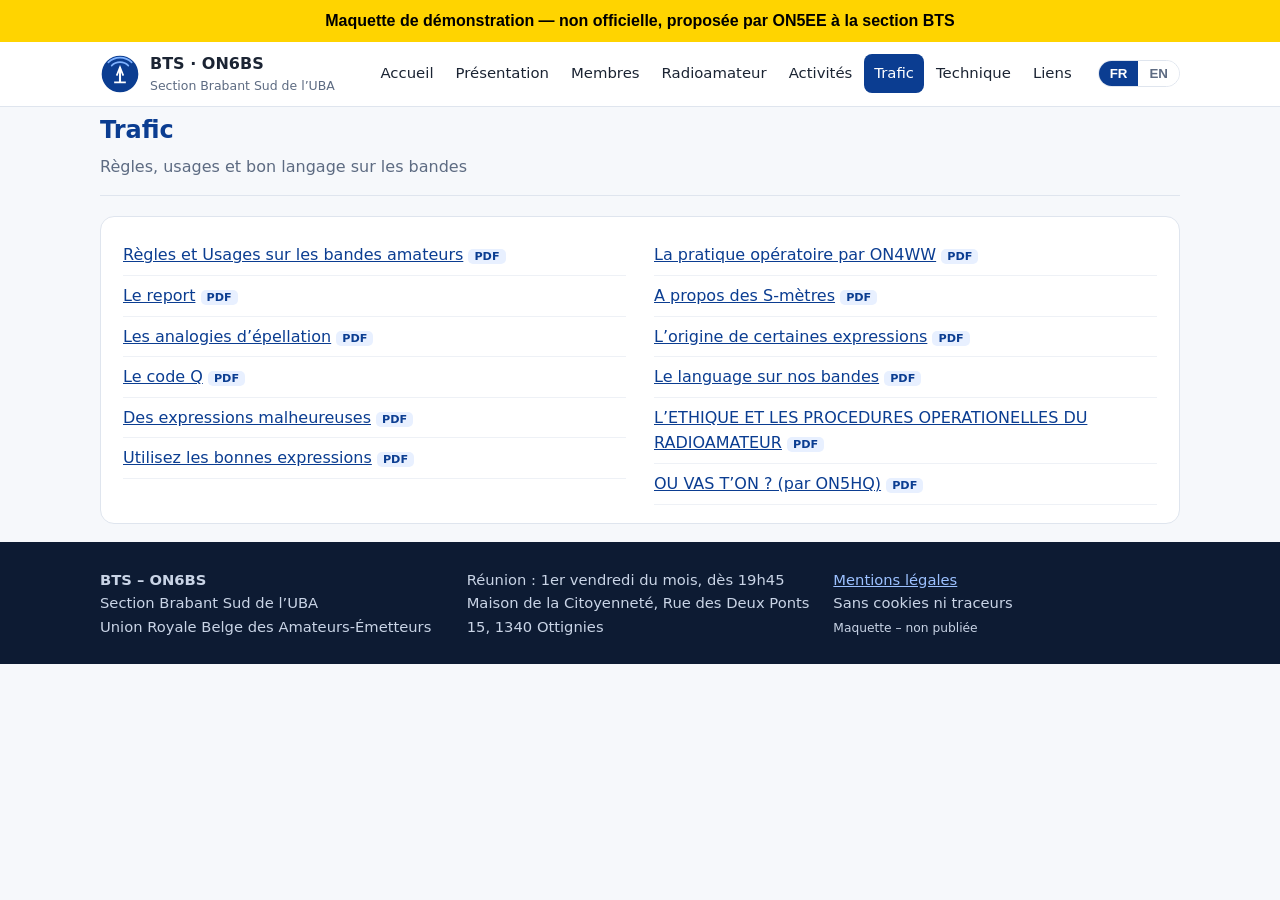
<file: trafic.html>
<!doctype html><html lang="fr"><head>
<meta name="robots" content="noindex,nofollow"><meta charset="utf-8"><meta name="viewport" content="width=device-width,initial-scale=1">
<title>Trafic – BTS ON6BS · Section Brabant Sud de l’UBA</title>
<meta name="description" content="Section Brabant Sud (BTS) de l’UBA – indicatif ON6BS – Ottignies-Louvain-la-Neuve">
<link rel="stylesheet" href="style.css"></head><body>
<div class="demo-banner" style="background:#ffd400;color:#000;text-align:center;padding:8px 12px;font-weight:bold;font-family:sans-serif;position:relative;z-index:9999">Maquette de démonstration — non officielle, proposée par ON5EE à la section BTS</div>
<a class="skip" href="#main">Aller au contenu</a>
<header class="top"><div class="wrap bar">
<a class="brand" href="index.html"><svg viewBox="0 0 48 48" aria-hidden="true" class="logo"><circle cx="24" cy="24" r="22" fill="#0b3d91"/><path d="M24 34V16" stroke="#fff" stroke-width="2.5"/><path d="M17 34h14M20 26l4-10 4 10" stroke="#fff" stroke-width="2" fill="none"/><path d="M14 14a14 14 0 0 1 20 0M10 10a20 20 0 0 1 28 0" stroke="#7fb2ff" stroke-width="2" fill="none" stroke-linecap="round"/></svg><span><strong>BTS · ON6BS</strong><small data-i18n="tagline">Section Brabant Sud de l’UBA</small></span></a>
<button class="burger" aria-label="Menu" aria-expanded="false" onclick="document.body.classList.toggle('open');this.setAttribute('aria-expanded',document.body.classList.contains('open'))">☰</button>
<nav class="nav"><a href="index.html" data-i18n="nav_home">Accueil</a><a href="presentation.html" data-i18n="nav_pres">Présentation</a><a href="membres.html" data-i18n="nav_members">Membres</a><a href="radioamateur.html" data-i18n="nav_ham">Radioamateur</a><a href="activites.html" data-i18n="nav_act">Activités</a><a href="trafic.html" data-i18n="nav_traffic" aria-current=page>Trafic</a><a href="technique.html" data-i18n="nav_tech">Technique</a><a href="liens.html" data-i18n="nav_links">Liens</a></nav>
<div class="lang" role="group" aria-label="Langue"><button data-lang="fr" aria-pressed="true">FR</button><button data-lang="en" aria-pressed="false">EN</button></div>
</div></header>
<main id="main" class="wrap">
<p class="enote" data-i18n="enote" hidden></p>
<section class="phead"><h1 data-i18n="nav_traffic">Trafic</h1><p>Règles, usages et bon langage sur les bandes</p></section><section class="card"><ul class="list two"><li><a href="https://www.bts.uba.be/articles_pour_site_web/regles_et_usages_sur_les_bandes_amateurs.pdf" rel="noopener">Règles et Usages sur les bandes amateurs</a> <span class="tag">PDF</span></li><li><a href="https://www.bts.uba.be/articles_pour_site_web/le_report.pdf" rel="noopener">Le report</a> <span class="tag">PDF</span></li><li><a href="https://www.bts.uba.be/articles_pour_site_web/les_analogies_d_epellation.pdf" rel="noopener">Les analogies d’épellation</a> <span class="tag">PDF</span></li><li><a href="https://www.bts.uba.be/articles_pour_site_web/codes_q_du_radio_amateur.pdf" rel="noopener">Le code Q</a> <span class="tag">PDF</span></li><li><a href="https://www.bts.uba.be/articles_pour_site_web/des_expressions_malheureuses.pdf" rel="noopener">Des expressions malheureuses</a> <span class="tag">PDF</span></li><li><a href="https://www.bts.uba.be/articles_pour_site_web/bon_language2b.pdf" rel="noopener">Utilisez les bonnes expressions</a> <span class="tag">PDF</span></li><li><a href="https://www.bts.uba.be/articles_pour_site_web/la_pratique_operatoire.pdf" rel="noopener">La pratique opératoire par ON4WW</a> <span class="tag">PDF</span></li><li><a href="https://www.bts.uba.be/articles_pour_site_web/a_propos_de_s_metres.pdf" rel="noopener">A propos des S-mètres</a> <span class="tag">PDF</span></li><li><a href="https://www.bts.uba.be/aide_memoire/origine_de_certaines_expressions.pdf" rel="noopener">L’origine de certaines expressions</a> <span class="tag">PDF</span></li><li><a href="https://www.bts.uba.be/articles_pour_site_web/le_langage_sur_nos_bandes.pdf" rel="noopener">Le language sur nos bandes</a> <span class="tag">PDF</span></li><li><a href="https://www.bts.uba.be/articles_pour_site_web/eth_fr_web_on_april2006.pdf" rel="noopener">L’ETHIQUE ET LES PROCEDURES OPERATIONELLES DU RADIOAMATEUR</a> <span class="tag">PDF</span></li><li><a href="https://www.bts.uba.be/bon_langage/ou_vas_t_on.pdf" rel="noopener">OU VAS T’ON ? (par ON5HQ)</a> <span class="tag">PDF</span></li></ul></section></main>
<footer class="foot"><div class="wrap grid3">
<div><strong>BTS – ON6BS</strong><br><span data-i18n="tagline">Section Brabant Sud de l’UBA</span><br>Union Royale Belge des Amateurs-Émetteurs</div>
<div><span data-i18n="f_meet">Réunion</span> : <span data-i18n="meet_when">1er vendredi du mois, dès 19h45</span><br>Maison de la Citoyenneté, Rue des Deux Ponts 15, 1340 Ottignies</div>
<div><a href="mentions-legales.html" data-i18n="legal">Mentions légales</a><br><span data-i18n="nocookie">Sans cookies ni traceurs</span><br><small data-i18n="mock">Maquette – non publiée</small></div>
</div></footer><script src="i18n.js"></script></body></html>
</file>
<file: style.css>
:root{--blue:#0b3d91;--acc:#2f7cf6;--ink:#1b2433;--mut:#5d6b82;--bg:#f6f8fb;--card:#fff;--line:#dfe5ee;--warn:#fff6e0}
*{box-sizing:border-box}html{scroll-behavior:smooth}
body{margin:0;font:16px/1.6 system-ui,-apple-system,"Segoe UI",Roboto,sans-serif;color:var(--ink);background:var(--bg)}
a{color:var(--blue)}a:hover{color:var(--acc)}
.wrap{max-width:1120px;margin:0 auto;padding:0 20px}
.skip{position:absolute;left:-999px}.skip:focus{left:8px;top:8px;background:#fff;padding:6px;z-index:9}
.top{background:#fff;border-bottom:1px solid var(--line);position:sticky;top:0;z-index:5}
.bar{display:flex;align-items:center;gap:16px;min-height:64px}
.brand{display:flex;gap:10px;align-items:center;text-decoration:none;color:var(--ink);margin-right:auto}
.brand small{display:block;color:var(--mut);font-size:.78rem}.logo{width:40px;height:40px}
.nav{display:flex;gap:2px;flex-wrap:wrap}
.nav a{padding:8px 10px;border-radius:8px;text-decoration:none;color:var(--ink);font-size:.93rem}
.nav a:hover{background:#eef3fb}.nav a[aria-current]{background:var(--blue);color:#fff}
.lang{display:flex;border:1px solid var(--line);border-radius:999px;overflow:hidden}
.lang button{border:0;background:#fff;padding:5px 11px;cursor:pointer;font-weight:600;color:var(--mut)}
.lang button[aria-pressed=true]{background:var(--blue);color:#fff}
.burger{display:none;border:1px solid var(--line);background:#fff;border-radius:8px;font-size:1.3rem;padding:2px 10px}
main{padding:28px 20px 48px}
.hero{display:grid;grid-template-columns:1.2fr 1fr;gap:32px;align-items:center;padding:24px 0 32px}
.hero h1{font-size:clamp(2rem,4.5vw,3.2rem);line-height:1.1;margin:.2em 0;color:var(--blue)}
.hero h1 span{color:var(--ink);font-weight:600;font-size:.6em}
.kicker{text-transform:uppercase;letter-spacing:.08em;font-size:.78rem;color:var(--mut);margin:0}
.lead{font-size:1.1rem;color:#33415a}.hero-art{width:100%;height:auto}
.waves path{animation:pulse 3s infinite}.waves path:nth-child(2){animation-delay:.4s}.waves path:nth-child(3){animation-delay:.8s}
@keyframes pulse{0%,100%{opacity:.25}50%{opacity:1}}
@media (prefers-reduced-motion:reduce){.waves path{animation:none}}
.btn{display:inline-block;background:var(--blue);color:#fff;padding:10px 18px;border-radius:10px;text-decoration:none;font-weight:600;margin:4px 8px 4px 0}
.btn:hover{background:var(--acc);color:#fff}.btn.ghost{background:#fff;color:var(--blue);border:1px solid var(--blue)}
.btn.small{padding:6px 12px;font-size:.9rem}
.cards{display:grid;grid-template-columns:repeat(3,1fr);gap:18px;margin:18px 0}.cards.two{grid-template-columns:1fr 1fr}
.card{background:var(--card);border:1px solid var(--line);border-radius:14px;padding:18px 22px;margin-bottom:18px}
.cards .card{margin:0}.card h2{margin-top:0;font-size:1.15rem;color:var(--blue)}
.big{font-size:1.8rem;font-weight:700;margin:.2em 0;color:var(--ink)}
.muted{color:var(--mut);font-size:.9rem}address{font-style:normal}
.kv{display:grid;grid-template-columns:auto 1fr;gap:4px 12px;margin:0}.kv dt{color:var(--mut)}.kv dd{margin:0;font-weight:600}
.todo{background:var(--warn);border:1px dashed #d79b00;color:#8a5a00;padding:0 6px;border-radius:6px;font-size:.88em;font-weight:600}
.notice{background:var(--warn);border-left:4px solid #d79b00;padding:10px 14px;border-radius:8px}.notice.small{font-size:.9rem}
.chips{list-style:none;padding:0;display:flex;flex-wrap:wrap;gap:8px}.chips a{display:block;padding:6px 14px;border:1px solid var(--line);background:#fff;border-radius:999px;text-decoration:none}
.phead{border-bottom:1px solid var(--line);margin-bottom:20px}.phead h1{color:var(--blue);margin:.2em 0 0}.phead p{color:var(--mut);margin-top:4px}
.cols{display:grid;grid-template-columns:2fr 1fr;gap:22px;align-items:start}.cols.even{grid-template-columns:1fr 1fr}
.prose p{max-width:70ch}
.list{list-style:none;padding:0;margin:0}.list li{padding:7px 0;border-bottom:1px solid #eef1f6}.list.two{columns:2;column-gap:28px}.list.two li{break-inside:avoid}
.list li.dead a{color:var(--mut);text-decoration:line-through}
.tag{font-size:.7rem;background:#e8f0ff;color:var(--blue);border-radius:5px;padding:1px 6px;font-weight:700;white-space:nowrap}
.calls,.names{columns:2;padding-left:18px}.calls li{font-family:ui-monospace,Consolas,monospace}
.timeline{list-style:none;padding:0;border-left:3px solid var(--acc);margin-left:6px}.timeline li{padding:0 0 12px 14px}.timeline b{display:block;color:var(--blue)}
.subnav{display:flex;flex-wrap:wrap;gap:8px;margin-bottom:16px}.subnav a{background:#fff;border:1px solid var(--line);border-radius:999px;padding:6px 14px;text-decoration:none}
.filter{width:100%;padding:9px 12px;border:1px solid var(--line);border-radius:10px;margin-bottom:10px;font:inherit}
.ph svg{width:100%}
.enote{background:#e8f0ff;padding:8px 14px;border-radius:8px}
.foot{background:#0d1b33;color:#c9d4e6;padding:26px 0;font-size:.92rem}.foot a{color:#9cc1ff}.grid3{display:grid;grid-template-columns:repeat(3,1fr);gap:20px}
@media (max-width:900px){.burger{display:block}.nav{display:none;position:absolute;top:64px;left:0;right:0;background:#fff;flex-direction:column;padding:10px 20px;border-bottom:1px solid var(--line)}
body.open .nav{display:flex}.hero,.cards,.cards.two,.cols,.cols.even,.grid3{grid-template-columns:1fr}.list.two{columns:1}.hero-art{max-width:360px}}
</file>
